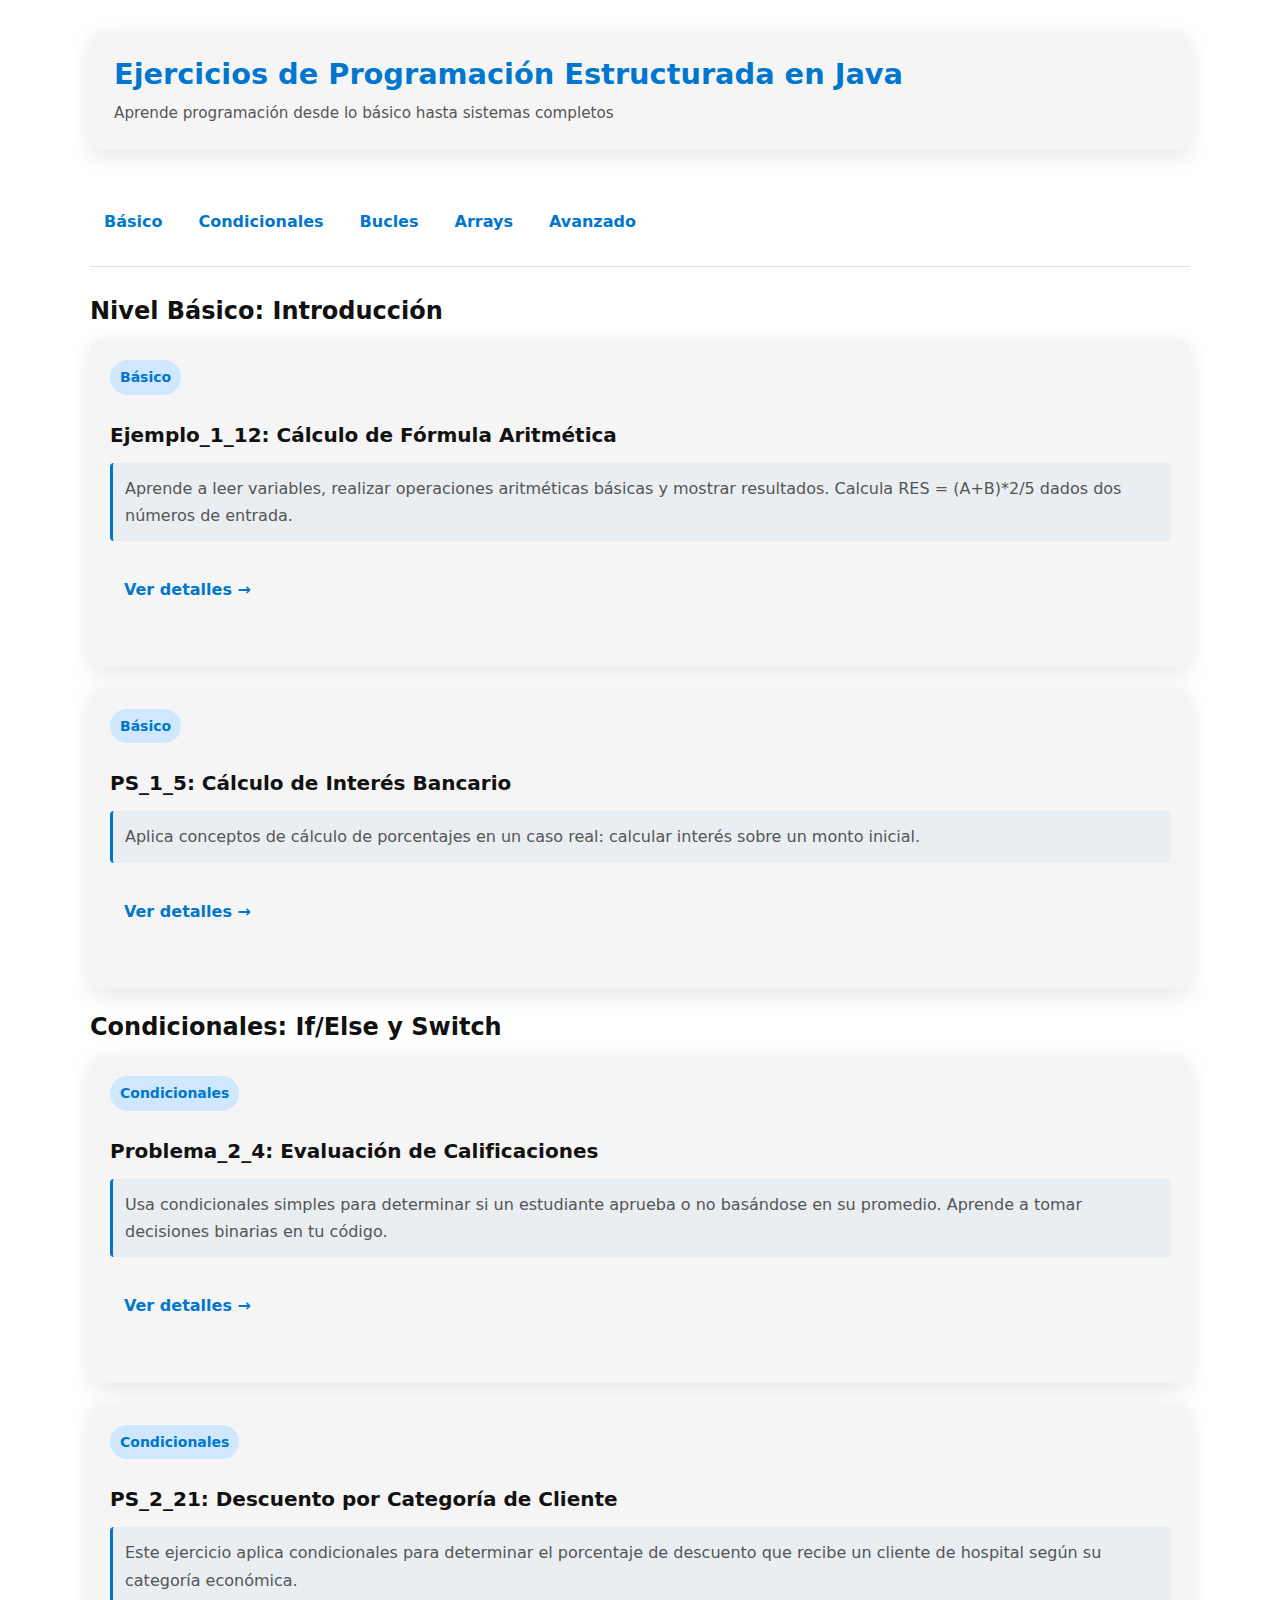
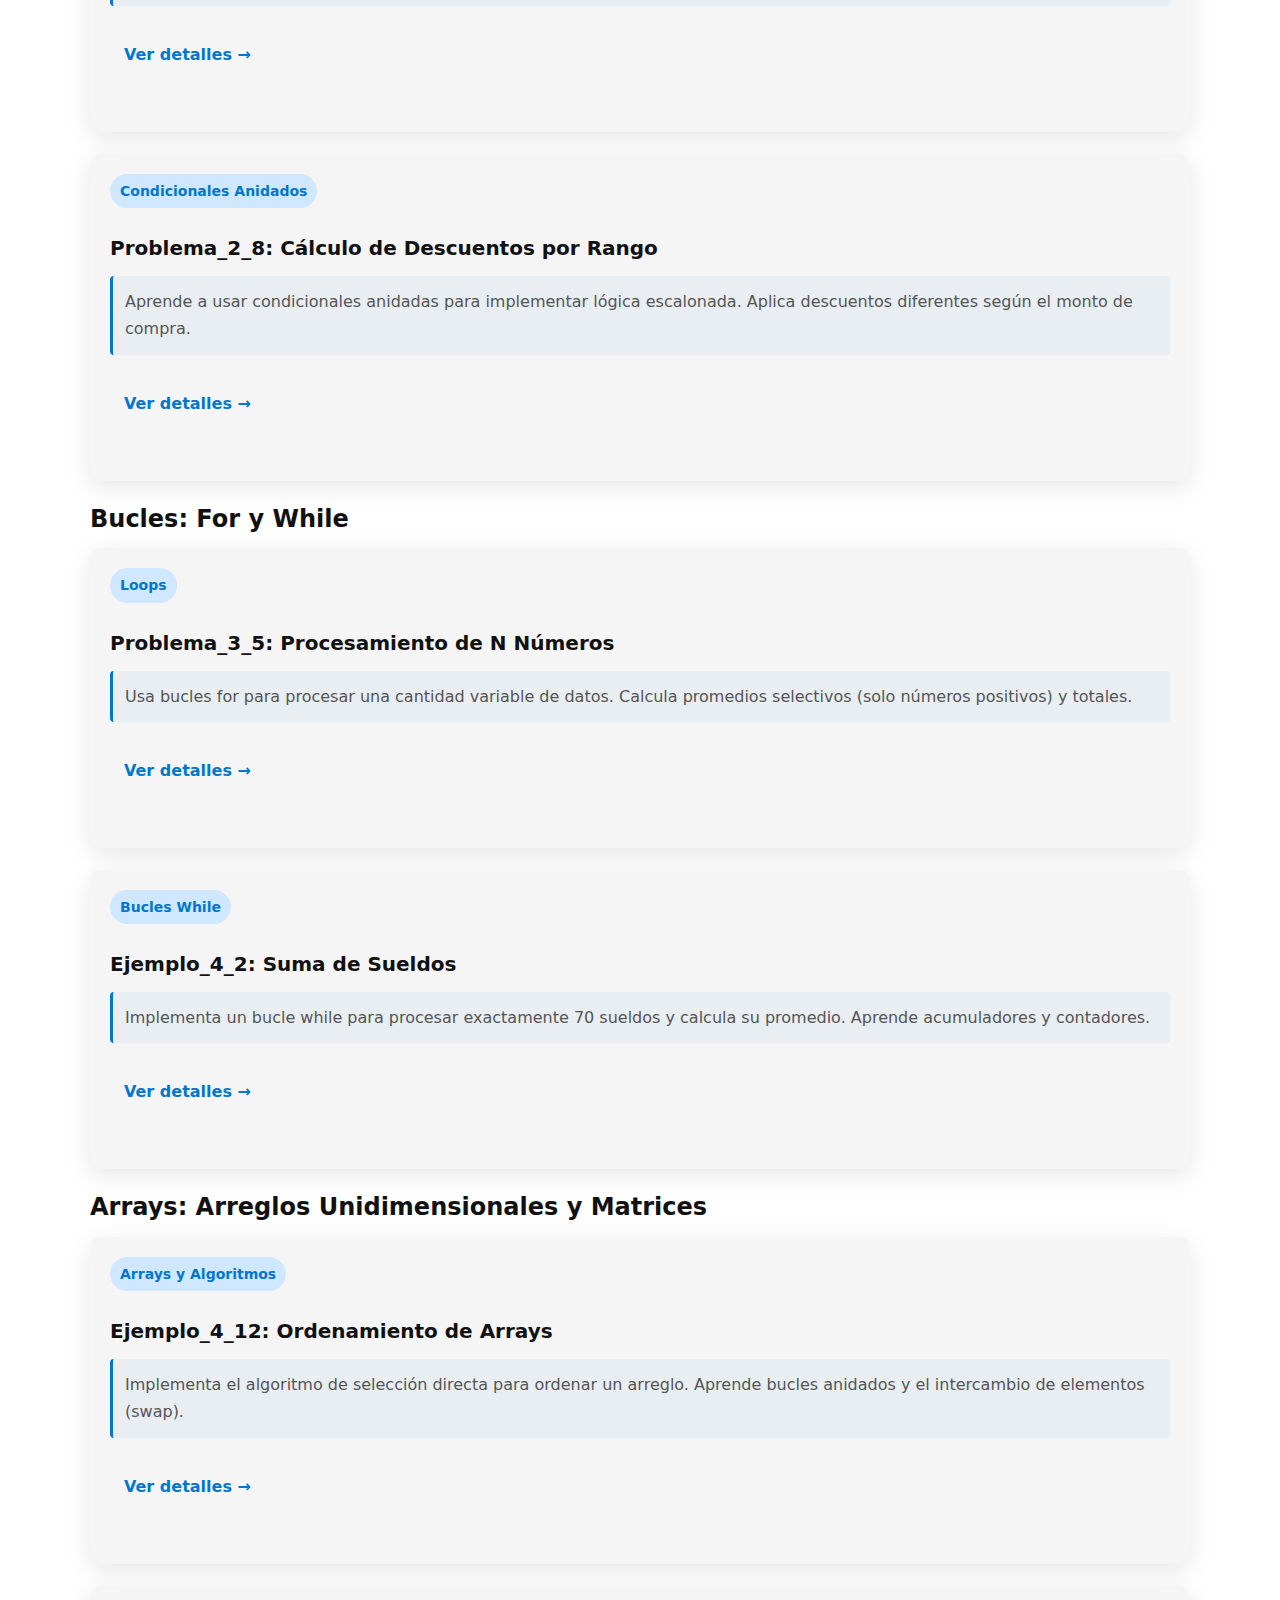
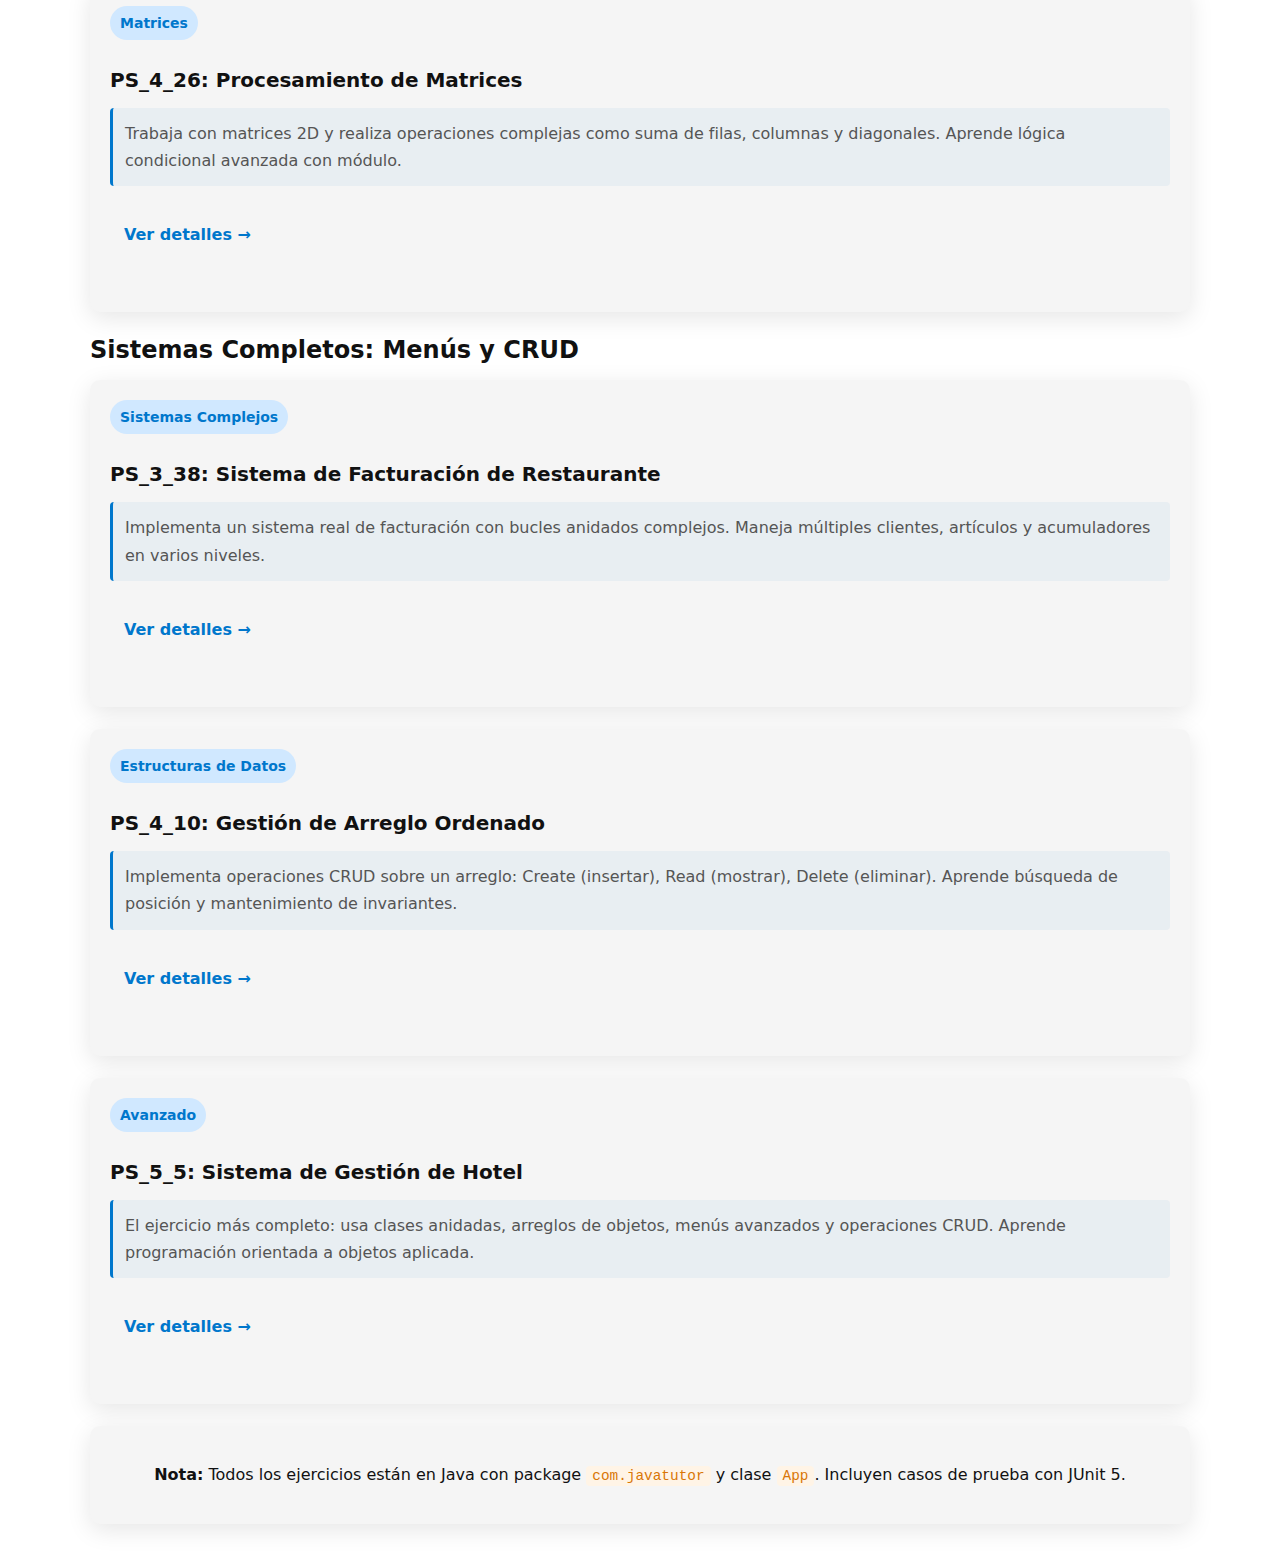
<file: index.html>
<!doctype html>
<html lang="es">
<head>
  <meta charset="utf-8">
  <title>Redireccionando…</title>

  <!-- Redirección rápida a la página de ejercicios -->
  <meta http-equiv="refresh" content="0; url=docs/index.html">

  <script>
    // Por si el meta-refresh falla en algún navegador
    window.location.href = "docs/index.html";
  </script>
</head>
<body>
  <p>Si no eres redirigido automáticamente, haz clic aquí:
    <a href="../PO_estructurada/docs/index.html">Ir a los ejercicios</a>
  </p>
</body>
</html>
</file>
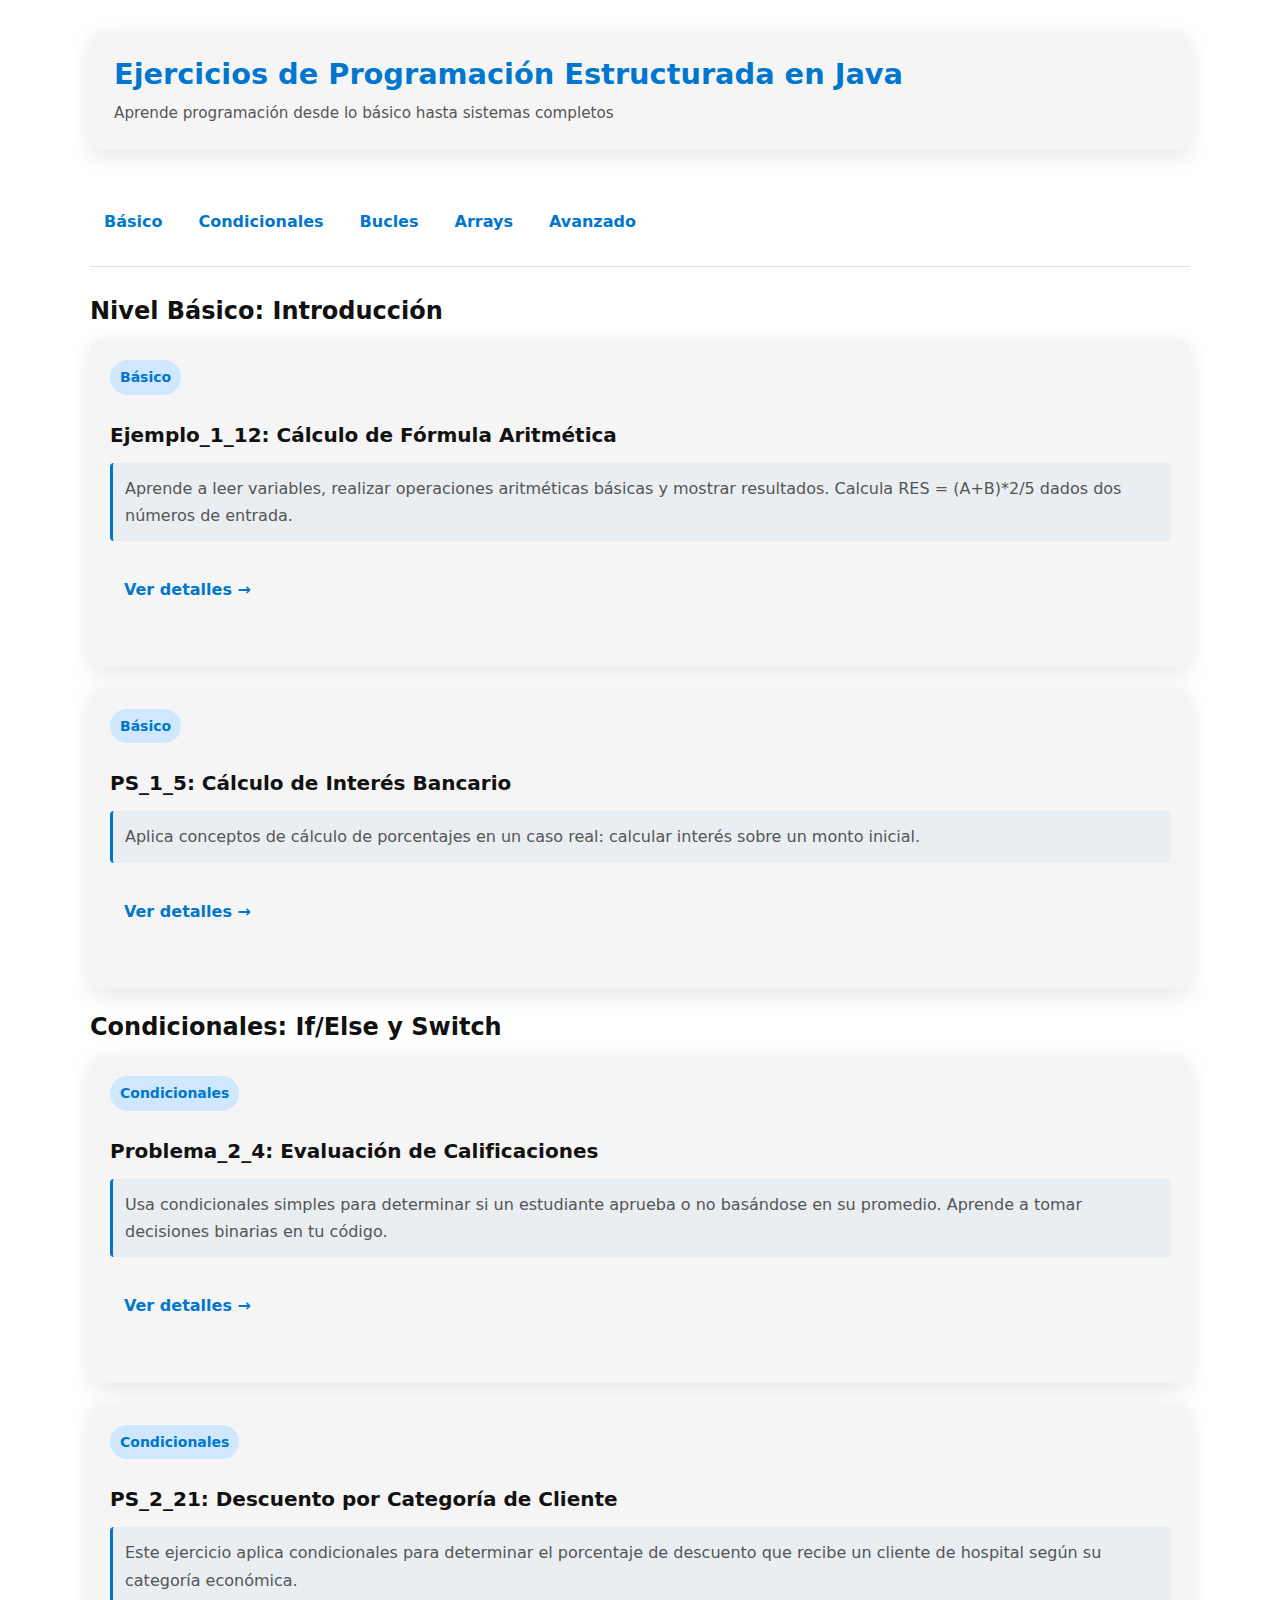
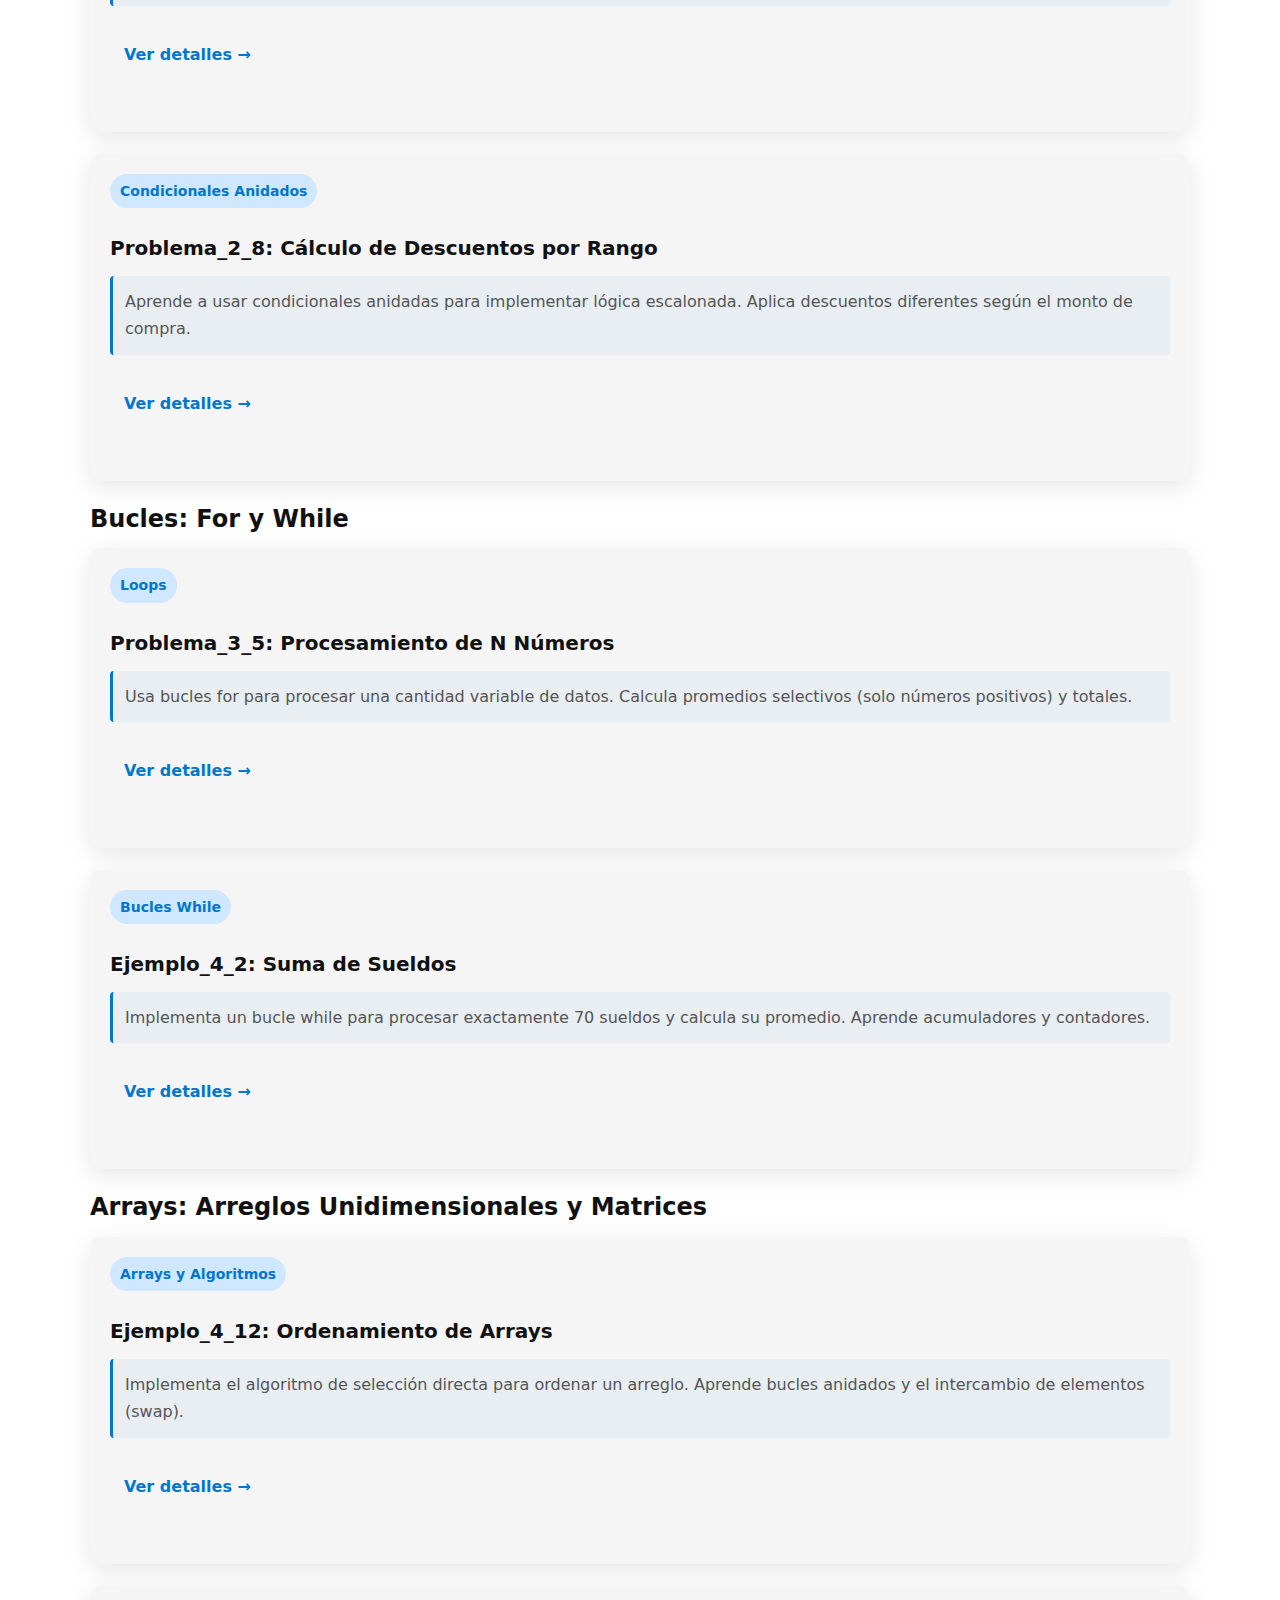
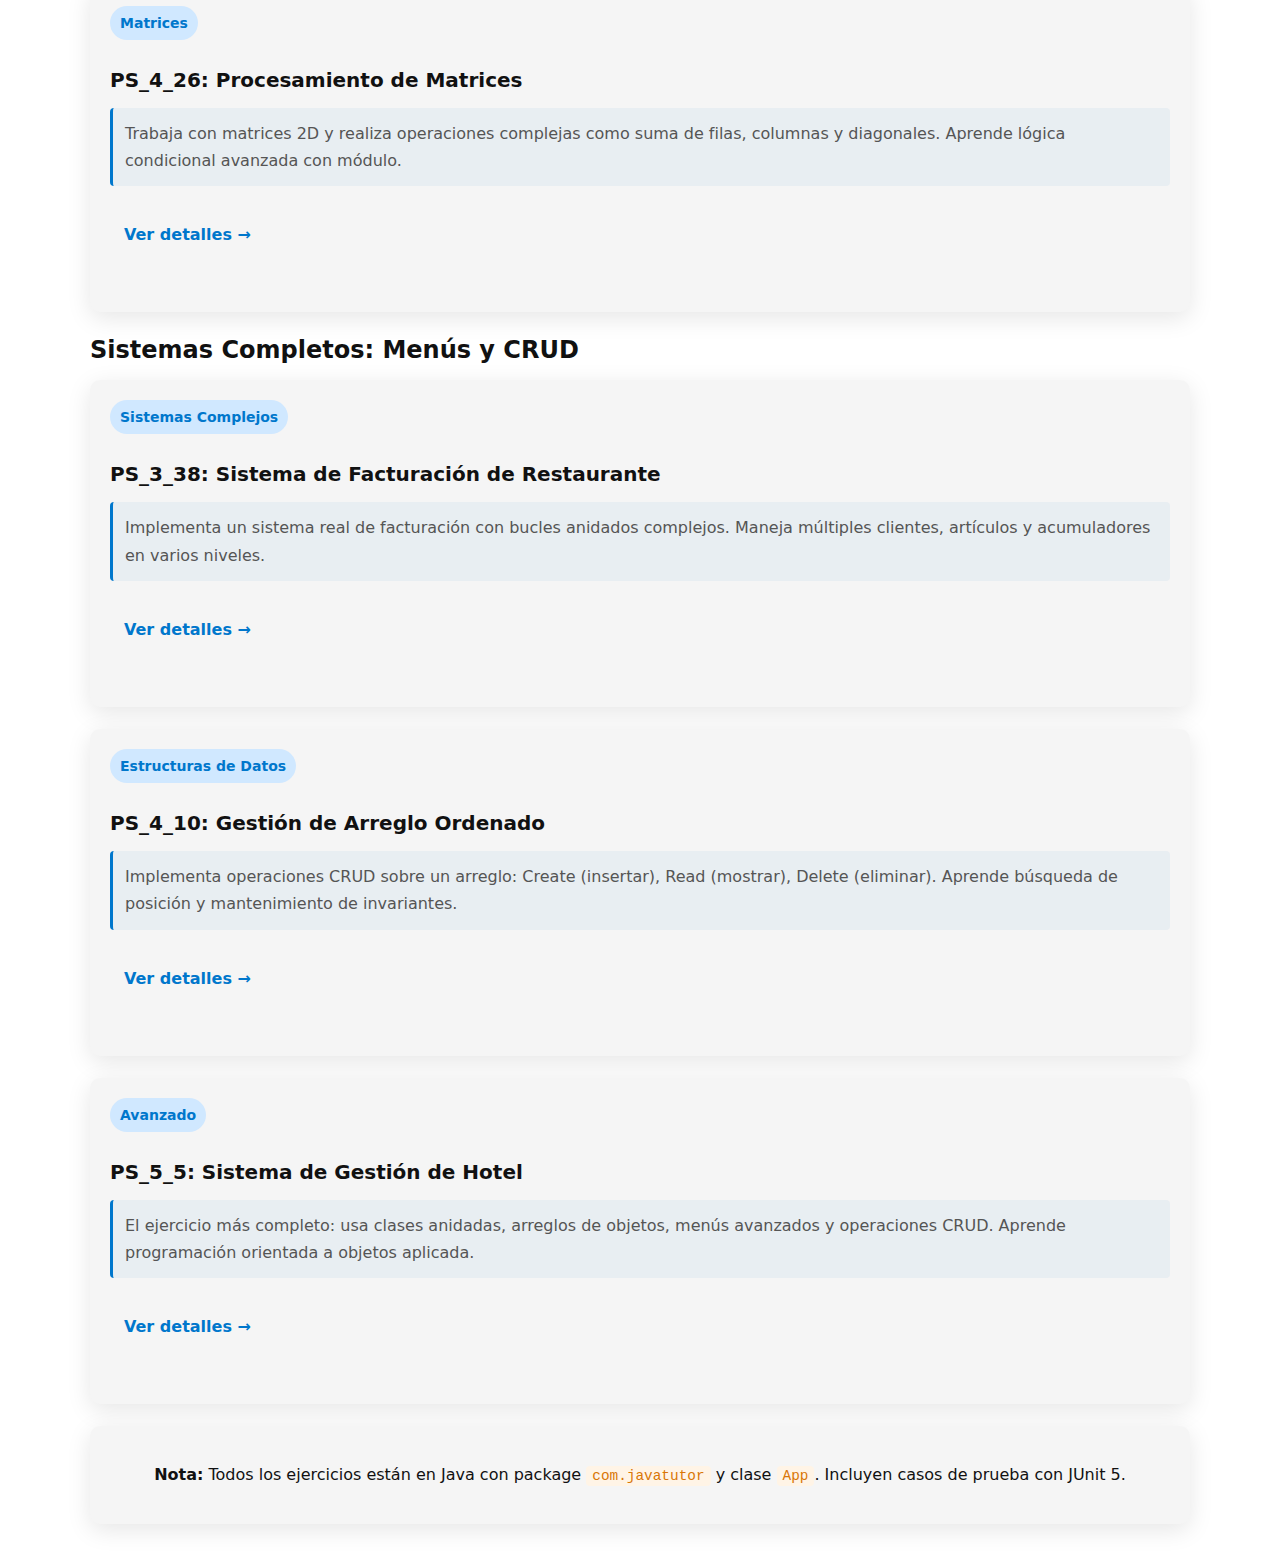
<file: docs/index.html>
<!doctype html>
<html lang="es">
<head>
  <meta charset="utf-8">
  <meta name="viewport" content="width=device-width, initial-scale=1">
  <title>Ejercicios de Programación Estructurada en Java</title>
  <link rel="stylesheet" href="styles.css">
</head>
<body>
  <div class="container">
    <header class="page-header">
      <h1>Ejercicios de Programación Estructurada en Java</h1>
      <p class="subtitle">Aprende programación desde lo básico hasta sistemas completos</p>
    </header>

    <nav class="exercises-nav" aria-label="Navegación de ejercicios">
      <a href="#basic" class="nav-link">Básico</a>
      <a href="#conditional" class="nav-link">Condicionales</a>
      <a href="#loops" class="nav-link">Bucles</a>
      <a href="#arrays" class="nav-link">Arrays</a>
      <a href="#advanced" class="nav-link">Avanzado</a>
    </nav>

    <main class="exercises-main">
      <!-- Básico -->
      <section id="basic">
        <h2>Nivel Básico: Introducción</h2>
        
        <article class="exercise-card">
          <header class="exercise-header">
            <span class="exercise-badge">Básico</span>
            <h3>Ejemplo_1_12: Cálculo de Fórmula Aritmética</h3>
            <p class="exercise-description">
              Aprende a leer variables, realizar operaciones aritméticas básicas y mostrar resultados.
              Calcula RES = (A+B)*2/5 dados dos números de entrada.
            </p>
          </header>
          <p><a href="ejemplo_1_12.html" class="nav-link" style="display: inline-block; margin-top: 10px;">Ver detalles →</a></p>
        </article>

        <article class="exercise-card">
          <header class="exercise-header">
            <span class="exercise-badge">Básico</span>
            <h3>PS_1_5: Cálculo de Interés Bancario</h3>
            <p class="exercise-description">
              Aplica conceptos de cálculo de porcentajes en un caso real: calcular interés sobre un monto inicial.
            </p>
          </header>
          <p><a href="ps_1_5.html" class="nav-link" style="display: inline-block; margin-top: 10px;">Ver detalles →</a></p>
        </article>
      </section>

      <!-- Condicionales -->
      <section id="conditional">
        <h2>Condicionales: If/Else y Switch</h2>
        
        <article class="exercise-card">
          <header class="exercise-header">
            <span class="exercise-badge">Condicionales</span>
            <h3>Problema_2_4: Evaluación de Calificaciones</h3>
            <p class="exercise-description">
              Usa condicionales simples para determinar si un estudiante aprueba o no basándose en su promedio.
              Aprende a tomar decisiones binarias en tu código.
            </p>
          </header>
          <p><a href="problema_2_4.html" class="nav-link" style="display: inline-block; margin-top: 10px;">Ver detalles →</a></p>
        </article>
         <article class="exercise-card">
          <header class="exercise-header">
            <span class="exercise-badge">Condicionales</span>
            <h3>PS_2_21: Descuento por Categoría de Cliente</h3>
            <p class="exercise-description">
              Este ejercicio aplica condicionales para determinar el porcentaje de descuento que recibe un 
              cliente de hospital según su categoría económica.
            </p>
          </header>
          <p><a href="ps_2_21.html" class="nav-link" style="display: inline-block; margin-top: 10px;">Ver detalles →</a></p>
        </article>

        <article class="exercise-card">
          <header class="exercise-header">
            <span class="exercise-badge">Condicionales Anidados</span>
            <h3>Problema_2_8: Cálculo de Descuentos por Rango</h3>
            <p class="exercise-description">
              Aprende a usar condicionales anidadas para implementar lógica escalonada.
              Aplica descuentos diferentes según el monto de compra.
            </p>
          </header>
          <p><a href="problema_2_8.html" class="nav-link" style="display: inline-block; margin-top: 10px;">Ver detalles →</a></p>
        </article>
      </section>

      <!-- Bucles -->
      <section id="loops">
        <h2>Bucles: For y While</h2>
        
        <article class="exercise-card">
          <header class="exercise-header">
            <span class="exercise-badge">Loops</span>
            <h3>Problema_3_5: Procesamiento de N Números</h3>
            <p class="exercise-description">
              Usa bucles for para procesar una cantidad variable de datos.
              Calcula promedios selectivos (solo números positivos) y totales.
            </p>
          </header>
          <p><a href="problema_3_5.html" class="nav-link" style="display: inline-block; margin-top: 10px;">Ver detalles →</a></p>
        </article>

        <article class="exercise-card">
          <header class="exercise-header">
            <span class="exercise-badge">Bucles While</span>
            <h3>Ejemplo_4_2: Suma de Sueldos</h3>
            <p class="exercise-description">
              Implementa un bucle while para procesar exactamente 70 sueldos y calcula su promedio.
              Aprende acumuladores y contadores.
            </p>
          </header>
          <p><a href="ejemplo_4_2.html" class="nav-link" style="display: inline-block; margin-top: 10px;">Ver detalles →</a></p>
        </article>
      </section>

      <!-- Arrays -->
      <section id="arrays">
        <h2>Arrays: Arreglos Unidimensionales y Matrices</h2>
        
        <article class="exercise-card">
          <header class="exercise-header">
            <span class="exercise-badge">Arrays y Algoritmos</span>
            <h3>Ejemplo_4_12: Ordenamiento de Arrays</h3>
            <p class="exercise-description">
              Implementa el algoritmo de selección directa para ordenar un arreglo.
              Aprende bucles anidados y el intercambio de elementos (swap).
            </p>
          </header>
          <p><a href="ejemplo_4_12.html" class="nav-link" style="display: inline-block; margin-top: 10px;">Ver detalles →</a></p>
        </article>

        <article class="exercise-card">
          <header class="exercise-header">
            <span class="exercise-badge">Matrices</span>
            <h3>PS_4_26: Procesamiento de Matrices</h3>
            <p class="exercise-description">
              Trabaja con matrices 2D y realiza operaciones complejas como suma de filas, columnas y diagonales.
              Aprende lógica condicional avanzada con módulo.
            </p>
          </header>
          <p><a href="ps_4_26.html" class="nav-link" style="display: inline-block; margin-top: 10px;">Ver detalles →</a></p>
        </article>
      </section>

      <!-- Avanzado -->
      <section id="advanced">
        <h2>Sistemas Completos: Menús y CRUD</h2>
        
        <article class="exercise-card">
          <header class="exercise-header">
            <span class="exercise-badge">Sistemas Complejos</span>
            <h3>PS_3_38: Sistema de Facturación de Restaurante</h3>
            <p class="exercise-description">
              Implementa un sistema real de facturación con bucles anidados complejos.
              Maneja múltiples clientes, artículos y acumuladores en varios niveles.
            </p>
          </header>
          <p><a href="ps_3_38.html" class="nav-link" style="display: inline-block; margin-top: 10px;">Ver detalles →</a></p>
        </article>

        <article class="exercise-card">
          <header class="exercise-header">
            <span class="exercise-badge">Estructuras de Datos</span>
            <h3>PS_4_10: Gestión de Arreglo Ordenado</h3>
            <p class="exercise-description">
              Implementa operaciones CRUD sobre un arreglo: Create (insertar), Read (mostrar), Delete (eliminar).
              Aprende búsqueda de posición y mantenimiento de invariantes.
            </p>
          </header>
          <p><a href="ps_4_10.html" class="nav-link" style="display: inline-block; margin-top: 10px;">Ver detalles →</a></p>
        </article>

        <article class="exercise-card">
          <header class="exercise-header">
            <span class="exercise-badge">Avanzado</span>
            <h3>PS_5_5: Sistema de Gestión de Hotel</h3>
            <p class="exercise-description">
              El ejercicio más completo: usa clases anidadas, arreglos de objetos, menús avanzados y operaciones CRUD.
              Aprende programación orientada a objetos aplicada.
            </p>
          </header>
          <p><a href="ps_5_5.html" class="nav-link" style="display: inline-block; margin-top: 10px;">Ver detalles →</a></p>
        </article>
      </section>
    </main>

    <footer class="page-footer">
      <p><strong>Nota:</strong> Todos los ejercicios están en Java con package <code>com.javatutor</code> y clase <code>App</code>. 
      Incluyen casos de prueba con JUnit 5.</p>
    </footer>
  </div>
</body>
</html>
</file>
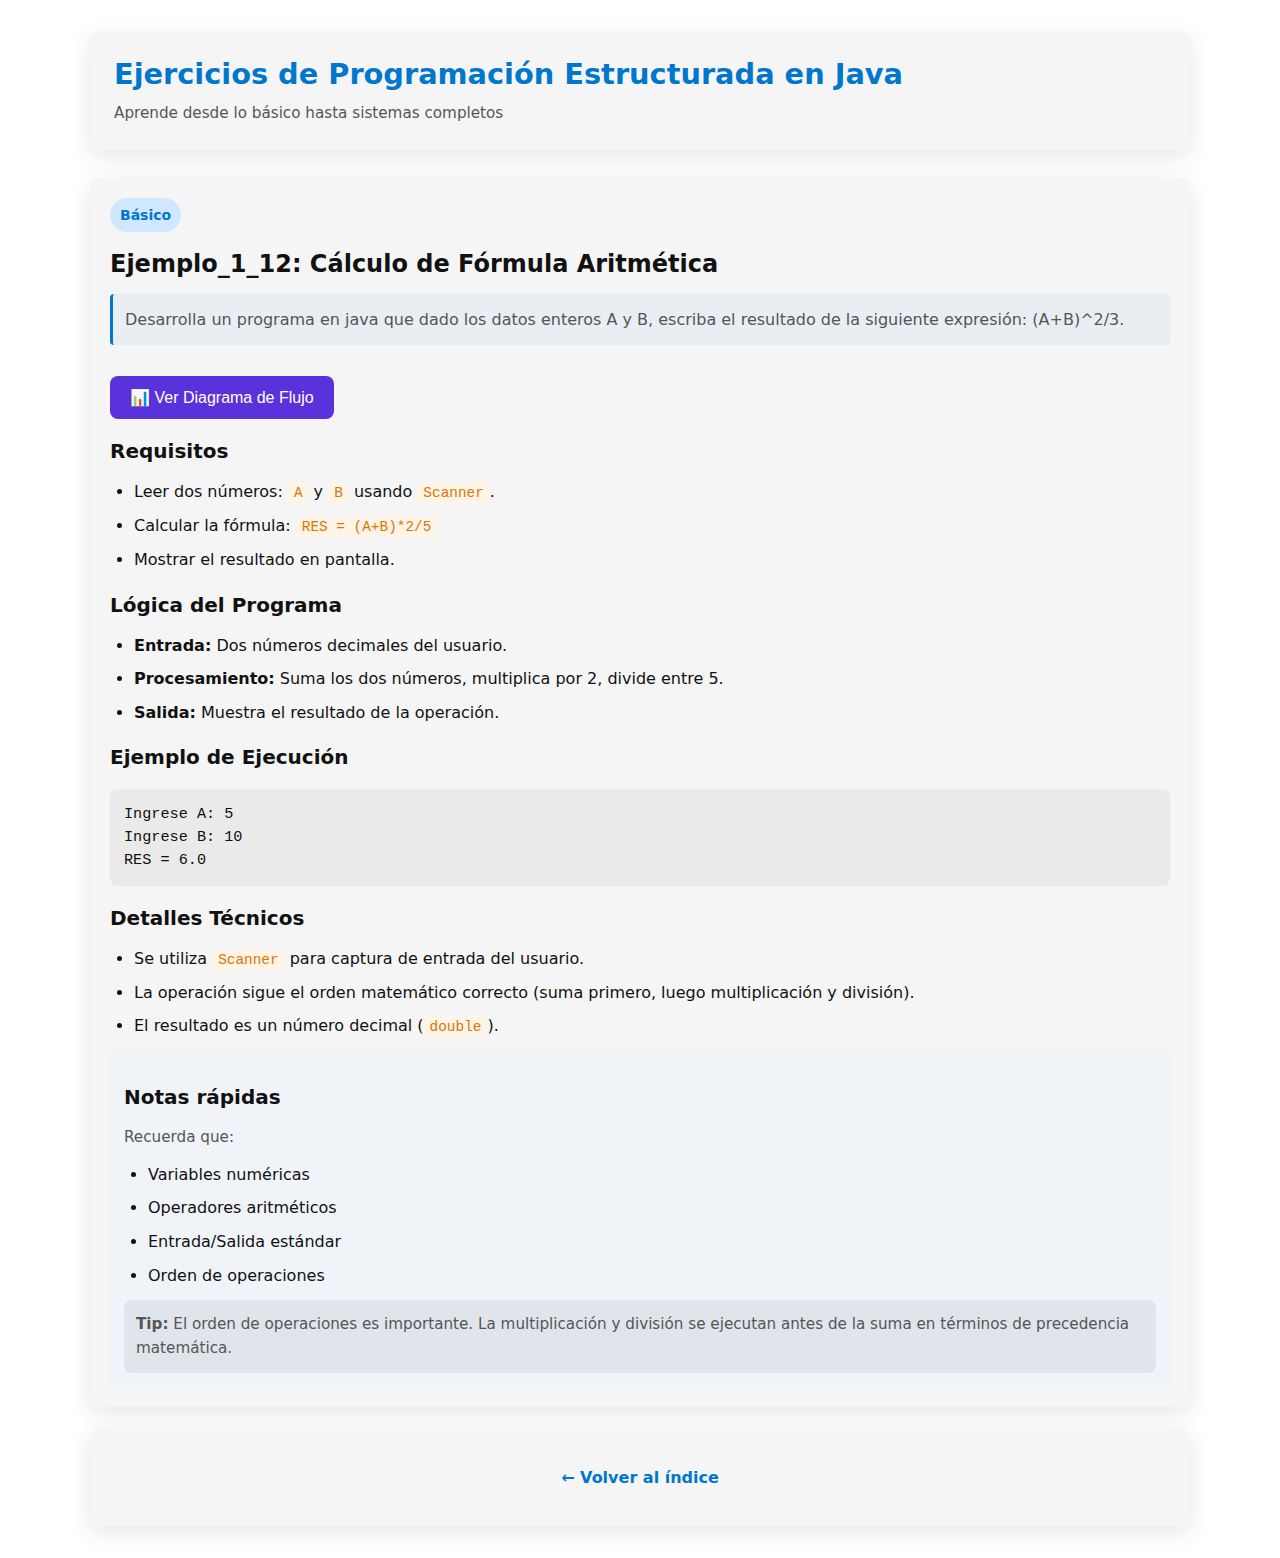
<file: docs/ejemplo_1_12.html>
<!doctype html>
<html lang="es">
<head>
  <meta charset="utf-8">
  <meta name="viewport" content="width=device-width, initial-scale=1">
  <title>Ejercicios de Programación Estructurada - Ejemplo_1_12</title>
  <link rel="stylesheet" href="styles.css">
</head>
<script>
function openModal() {
  document.getElementById("diagramModal").style.display = "flex";
}

function closeModal() {
  document.getElementById("diagramModal").style.display = "none";
}

// Cerrar si hace clic fuera de la imagen
window.onclick = function(event) {
  const modal = document.getElementById("diagramModal");
  if (event.target === modal) {
    modal.style.display = "none";
  }
}
</script>

<body>
  <div class="container">
    <header class="page-header">
      <h1>Ejercicios de Programación Estructurada en Java</h1>
      <p class="subtitle">Aprende desde lo básico hasta sistemas completos</p>
    </header>

    <main class="exercises-main">
      <article class="exercise-card" aria-labelledby="exercise-title">
        <header class="exercise-header">
          <span class="exercise-badge">Básico</span>
          <h2 id="exercise-title">Ejemplo_1_12: Cálculo de Fórmula Aritmética</h2>
          
          <p class="exercise-description">
           Desarrolla un programa en java que dado los datos enteros
           A y B, escriba el resultado de la siguiente expresión:  (A+B)^2/3.
          </p>
        </header>
        <button class="diagram-button" onclick="openModal()">
  📊 Ver Diagrama de Flujo
</button>
<!-- 🟣 Modal del Diagrama -->
<div id="diagramModal" class="modal">
  <span class="close" onclick="closeModal()">&times;</span>

  <div class="modal-content">
      <img id="diagramImage" src="../Diagramas/Diagrama_1_12.png" alt="Diagrama de Flujo">
  </div>
</div>





        <div class="exercise-content">
          <section class="exercise-main">
            <h3>Requisitos</h3>
            <ul>
              <li>Leer dos números: <code>A</code> y <code>B</code> usando <code>Scanner</code>.</li>
              <li>Calcular la fórmula: <code>RES = (A+B)*2/5</code></li>
              <li>Mostrar el resultado en pantalla.</li>
            </ul>
            
            <h3>Lógica del Programa</h3>
            <ul>
              <li><strong>Entrada:</strong> Dos números decimales del usuario.</li>
              <li><strong>Procesamiento:</strong> Suma los dos números, multiplica por 2, divide entre 5.</li>
              <li><strong>Salida:</strong> Muestra el resultado de la operación.</li>
            </ul>

            <h3>Ejemplo de Ejecución</h3>
            <pre><code class="code-block">Ingrese A: 5
Ingrese B: 10
RES = 6.0</code></pre>

            <h3>Detalles Técnicos</h3>
            <ul>
              <li>Se utiliza <code>Scanner</code> para captura de entrada del usuario.</li>
              <li>La operación sigue el orden matemático correcto (suma primero, luego multiplicación y división).</li>
              <li>El resultado es un número decimal (<code>double</code>).</li>
            </ul>
          </section>
          
          <aside class="exercise-sidebar">
            <h3>Notas rápidas</h3>
            <p class="note-text">Recuerda que:</p>
            <ul>
              <li>Variables numéricas</li>
              <li>Operadores aritméticos</li>
              <li>Entrada/Salida estándar</li>
              <li>Orden de operaciones</li>
            </ul>
            
            <div class="tip-box">
              <strong>Tip:</strong> El orden de operaciones es importante. 
              La multiplicación y división se ejecutan antes de la suma en términos de precedencia matemática.
            </div>
          </aside>
        </div>
      </article>
    </main>

    <footer class="page-footer">
      <p><a href="index.html">← Volver al índice</a></p>
    </footer>
  </div>
</body>
</html>
</file>
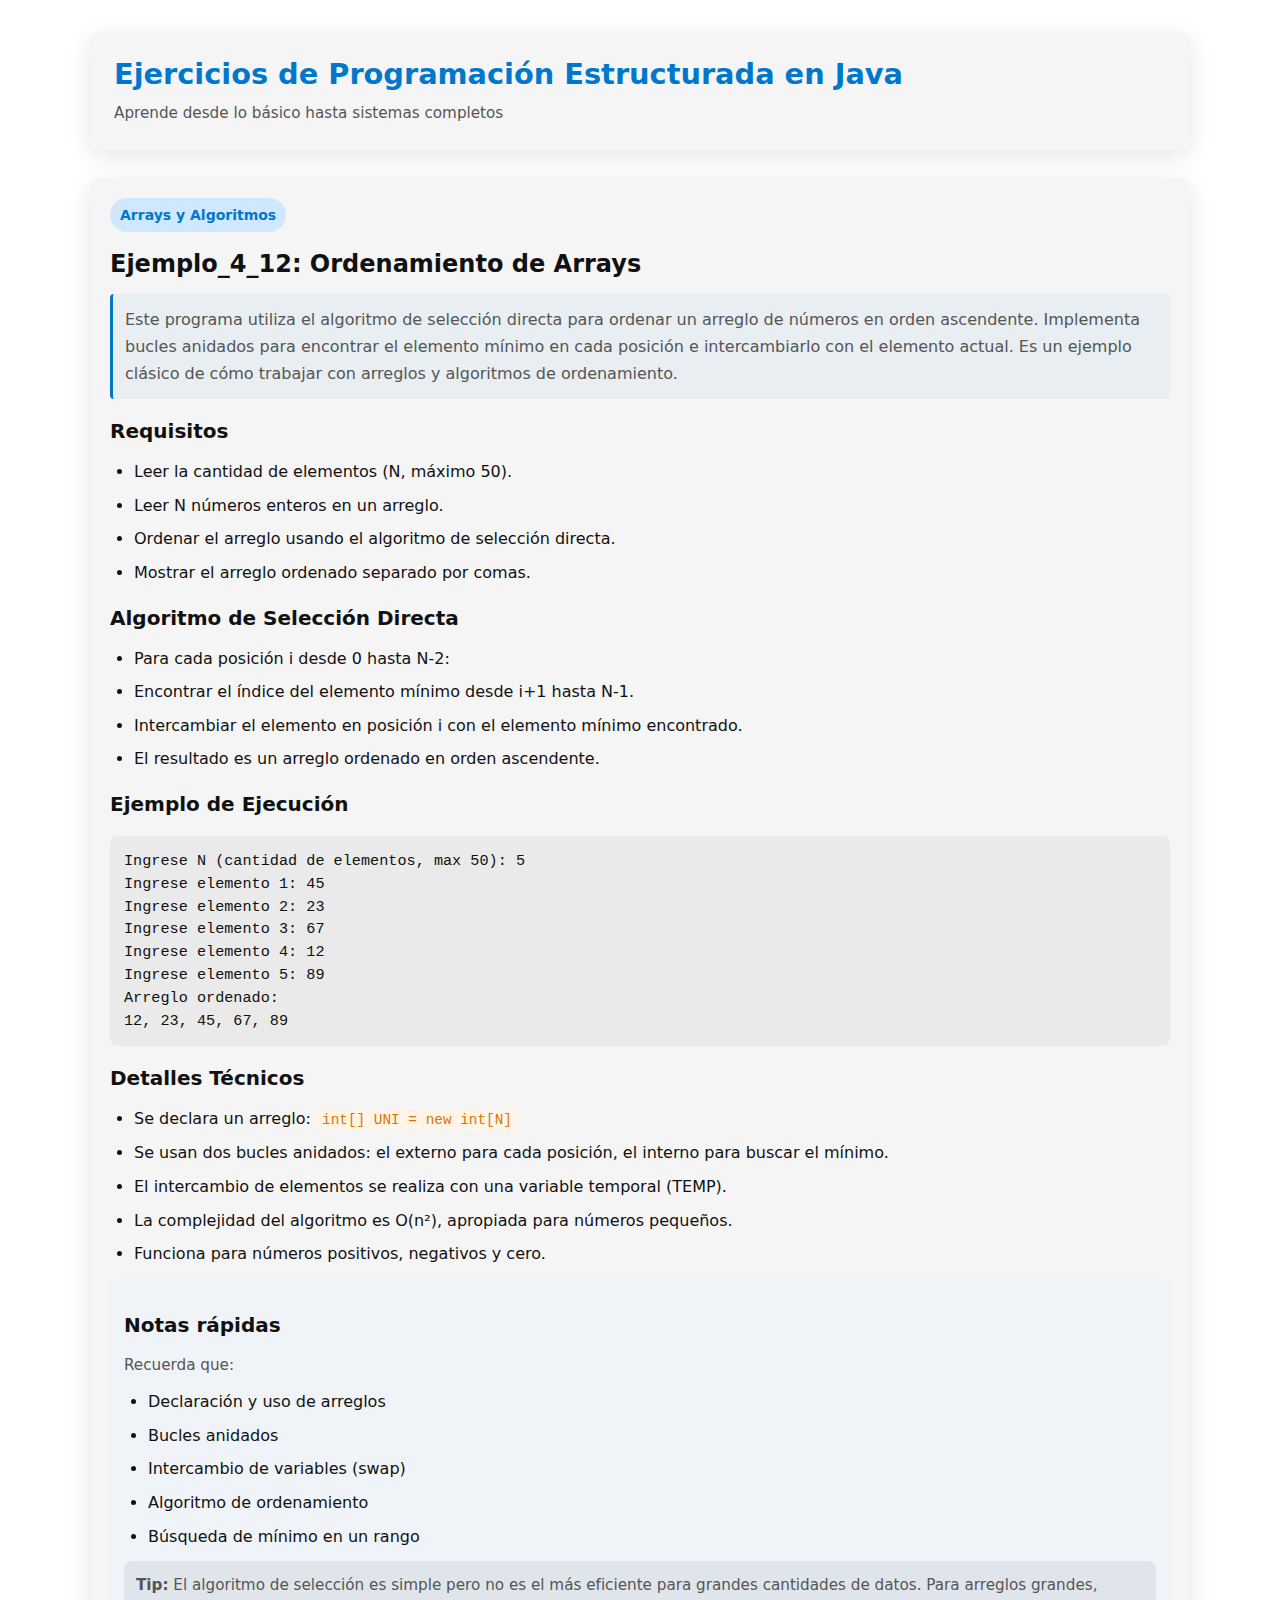
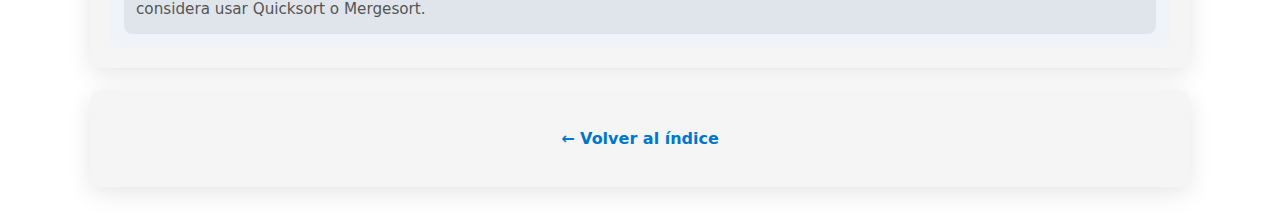
<file: docs/ejemplo_4_12.html>
<!doctype html>
<html lang="es">
<head>
  <meta charset="utf-8">
  <meta name="viewport" content="width=device-width, initial-scale=1">
  <title>Ejercicios de Programación Estructurada - Ejemplo_4_12</title>
  <link rel="stylesheet" href="styles.css">
</head>
<body>
  <div class="container">
    <header class="page-header">
      <h1>Ejercicios de Programación Estructurada en Java</h1>
      <p class="subtitle">Aprende desde lo básico hasta sistemas completos</p>
    </header>

    <main class="exercises-main">
      <article class="exercise-card" aria-labelledby="exercise-title">
        <header class="exercise-header">
          <span class="exercise-badge">Arrays y Algoritmos</span>
          <h2 id="exercise-title">Ejemplo_4_12: Ordenamiento de Arrays</h2>
          
          <p class="exercise-description">
            Este programa utiliza el algoritmo de selección directa para ordenar un arreglo de números 
            en orden ascendente. Implementa bucles anidados para encontrar el elemento mínimo en cada 
            posición e intercambiarlo con el elemento actual. Es un ejemplo clásico de cómo trabajar 
            con arreglos y algoritmos de ordenamiento.
          </p>
        </header>
        
        <div class="exercise-content">
          <section class="exercise-main">
            <h3>Requisitos</h3>
            <ul>
              <li>Leer la cantidad de elementos (N, máximo 50).</li>
              <li>Leer N números enteros en un arreglo.</li>
              <li>Ordenar el arreglo usando el algoritmo de selección directa.</li>
              <li>Mostrar el arreglo ordenado separado por comas.</li>
            </ul>
            
            <h3>Algoritmo de Selección Directa</h3>
            <ul>
              <li>Para cada posición i desde 0 hasta N-2:</li>
              <li>Encontrar el índice del elemento mínimo desde i+1 hasta N-1.</li>
              <li>Intercambiar el elemento en posición i con el elemento mínimo encontrado.</li>
              <li>El resultado es un arreglo ordenado en orden ascendente.</li>
            </ul>

            <h3>Ejemplo de Ejecución</h3>
            <pre><code class="code-block">Ingrese N (cantidad de elementos, max 50): 5
Ingrese elemento 1: 45
Ingrese elemento 2: 23
Ingrese elemento 3: 67
Ingrese elemento 4: 12
Ingrese elemento 5: 89
Arreglo ordenado:
12, 23, 45, 67, 89</code></pre>

            <h3>Detalles Técnicos</h3>
            <ul>
              <li>Se declara un arreglo: <code>int[] UNI = new int[N]</code></li>
              <li>Se usan dos bucles anidados: el externo para cada posición, el interno para buscar el mínimo.</li>
              <li>El intercambio de elementos se realiza con una variable temporal (TEMP).</li>
              <li>La complejidad del algoritmo es O(n²), apropiada para números pequeños.</li>
              <li>Funciona para números positivos, negativos y cero.</li>
            </ul>
          </section>
          
          <aside class="exercise-sidebar">
            <h3>Notas rápidas</h3>
            <p class="note-text">Recuerda que:</p>
            <ul>
              <li>Declaración y uso de arreglos</li>
              <li>Bucles anidados</li>
              <li>Intercambio de variables (swap)</li>
              <li>Algoritmo de ordenamiento</li>
              <li>Búsqueda de mínimo en un rango</li>
            </ul>
            
            <div class="tip-box">
              <strong>Tip:</strong> El algoritmo de selección es simple pero no es el más eficiente 
              para grandes cantidades de datos. Para arreglos grandes, considera usar Quicksort o Mergesort.
            </div>
          </aside>
        </div>
      </article>
    </main>

    <footer class="page-footer">
      <p><a href="index.html">← Volver al índice</a></p>
    </footer>
  </div>
</body>
</html>
</file>
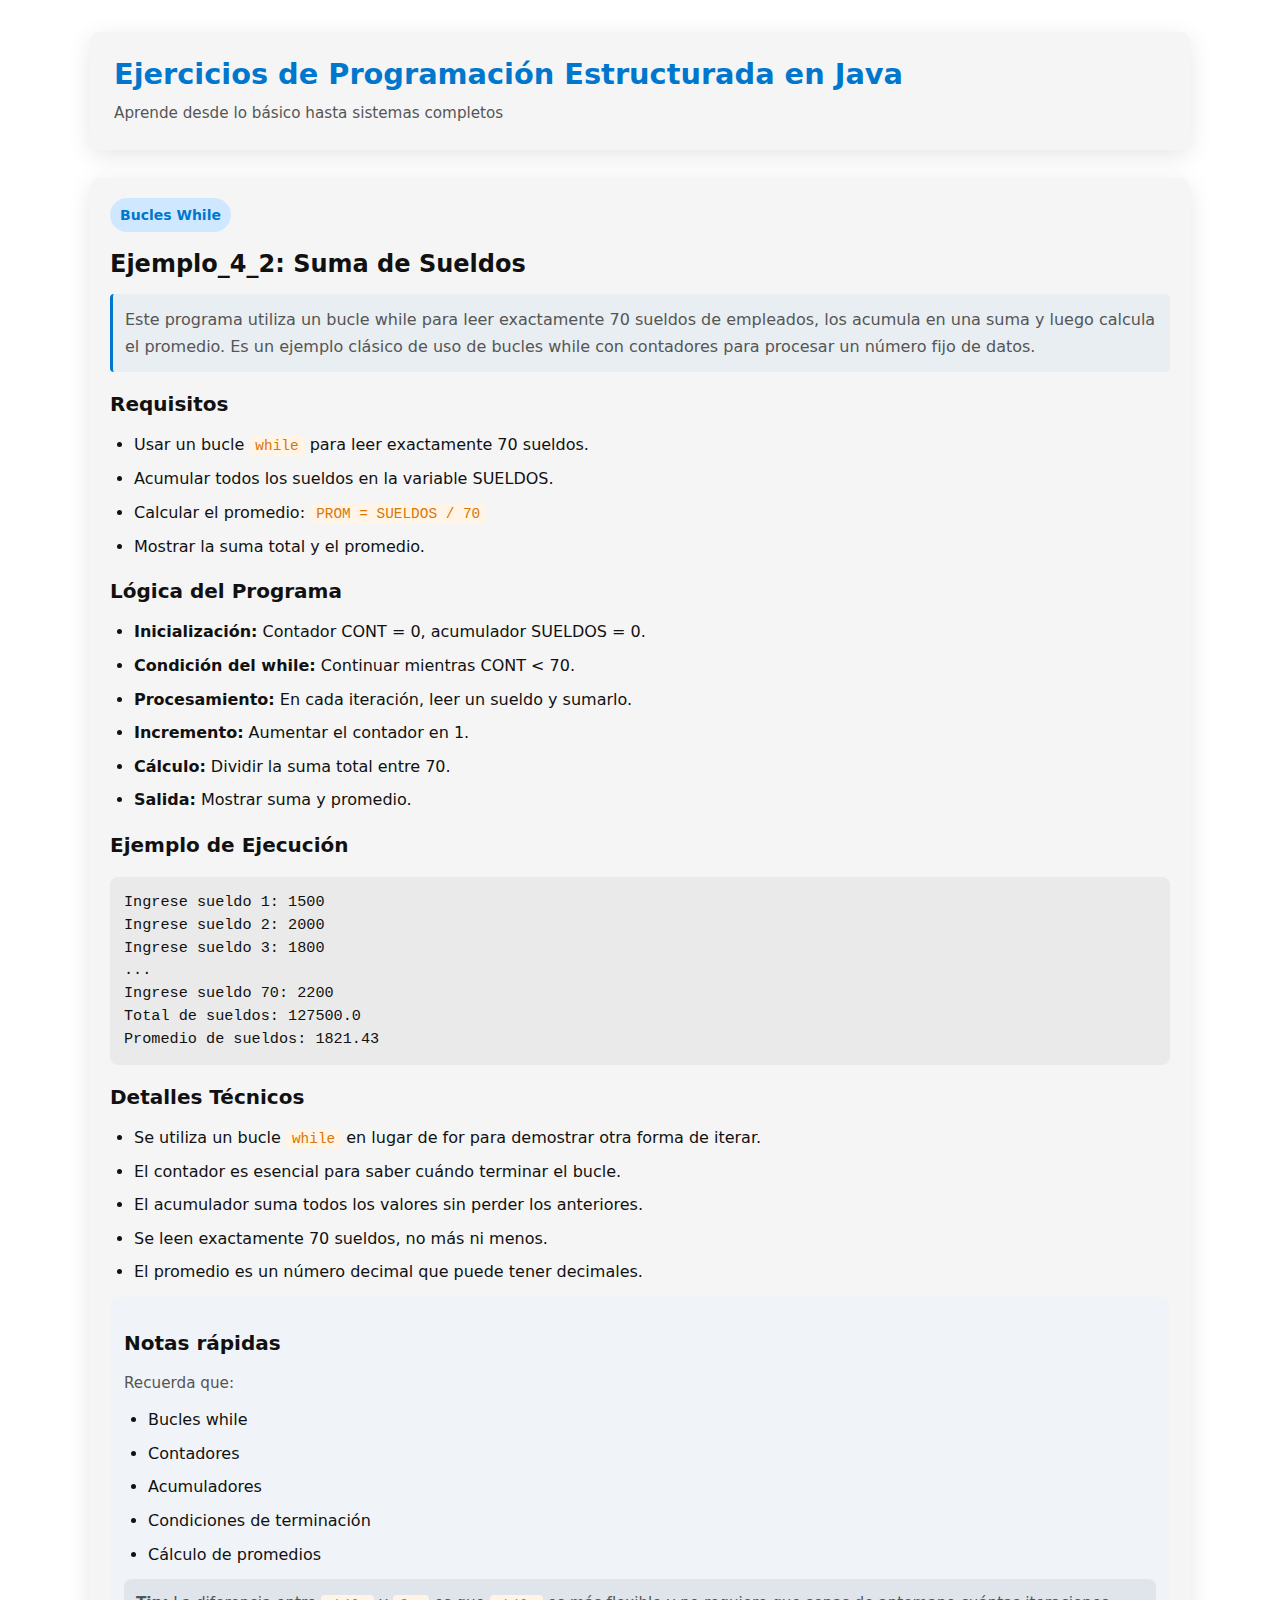
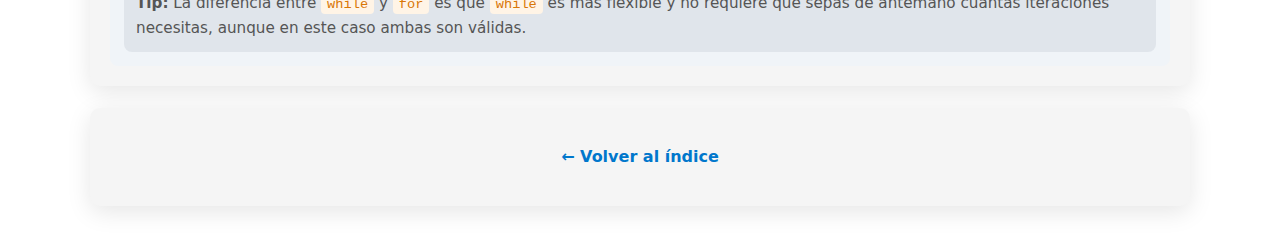
<file: docs/ejemplo_4_2.html>
<!doctype html>
<html lang="es">
<head>
  <meta charset="utf-8">
  <meta name="viewport" content="width=device-width, initial-scale=1">
  <title>Ejercicios de Programación Estructurada - Ejemplo_4_2</title>
  <link rel="stylesheet" href="styles.css">
</head>
<body>
  <div class="container">
    <header class="page-header">
      <h1>Ejercicios de Programación Estructurada en Java</h1>
      <p class="subtitle">Aprende desde lo básico hasta sistemas completos</p>
    </header>

    <main class="exercises-main">
      <article class="exercise-card" aria-labelledby="exercise-title">
        <header class="exercise-header">
          <span class="exercise-badge">Bucles While</span>
          <h2 id="exercise-title">Ejemplo_4_2: Suma de Sueldos</h2>
          
          <p class="exercise-description">
            Este programa utiliza un bucle while para leer exactamente 70 sueldos de empleados, 
            los acumula en una suma y luego calcula el promedio. Es un ejemplo clásico de uso 
            de bucles while con contadores para procesar un número fijo de datos.
          </p>
        </header>
        
        <div class="exercise-content">
          <section class="exercise-main">
            <h3>Requisitos</h3>
            <ul>
              <li>Usar un bucle <code>while</code> para leer exactamente 70 sueldos.</li>
              <li>Acumular todos los sueldos en la variable SUELDOS.</li>
              <li>Calcular el promedio: <code>PROM = SUELDOS / 70</code></li>
              <li>Mostrar la suma total y el promedio.</li>
            </ul>
            
            <h3>Lógica del Programa</h3>
            <ul>
              <li><strong>Inicialización:</strong> Contador CONT = 0, acumulador SUELDOS = 0.</li>
              <li><strong>Condición del while:</strong> Continuar mientras CONT < 70.</li>
              <li><strong>Procesamiento:</strong> En cada iteración, leer un sueldo y sumarlo.</li>
              <li><strong>Incremento:</strong> Aumentar el contador en 1.</li>
              <li><strong>Cálculo:</strong> Dividir la suma total entre 70.</li>
              <li><strong>Salida:</strong> Mostrar suma y promedio.</li>
            </ul>

            <h3>Ejemplo de Ejecución</h3>
            <pre><code class="code-block">Ingrese sueldo 1: 1500
Ingrese sueldo 2: 2000
Ingrese sueldo 3: 1800
...
Ingrese sueldo 70: 2200
Total de sueldos: 127500.0
Promedio de sueldos: 1821.43</code></pre>

            <h3>Detalles Técnicos</h3>
            <ul>
              <li>Se utiliza un bucle <code>while</code> en lugar de for para demostrar otra forma de iterar.</li>
              <li>El contador es esencial para saber cuándo terminar el bucle.</li>
              <li>El acumulador suma todos los valores sin perder los anteriores.</li>
              <li>Se leen exactamente 70 sueldos, no más ni menos.</li>
              <li>El promedio es un número decimal que puede tener decimales.</li>
            </ul>
          </section>
          
          <aside class="exercise-sidebar">
            <h3>Notas rápidas</h3>
            <p class="note-text">Recuerda que:</p>
            <ul>
              <li>Bucles while</li>
              <li>Contadores</li>
              <li>Acumuladores</li>
              <li>Condiciones de terminación</li>
              <li>Cálculo de promedios</li>
            </ul>
            
            <div class="tip-box">
              <strong>Tip:</strong> La diferencia entre <code>while</code> y <code>for</code> es que 
              <code>while</code> es más flexible y no requiere que sepas de antemano cuántas iteraciones necesitas, 
              aunque en este caso ambas son válidas.
            </div>
          </aside>
        </div>
      </article>
    </main>

    <footer class="page-footer">
      <p><a href="index.html">← Volver al índice</a></p>
    </footer>
  </div>
</body>
</html>
</file>
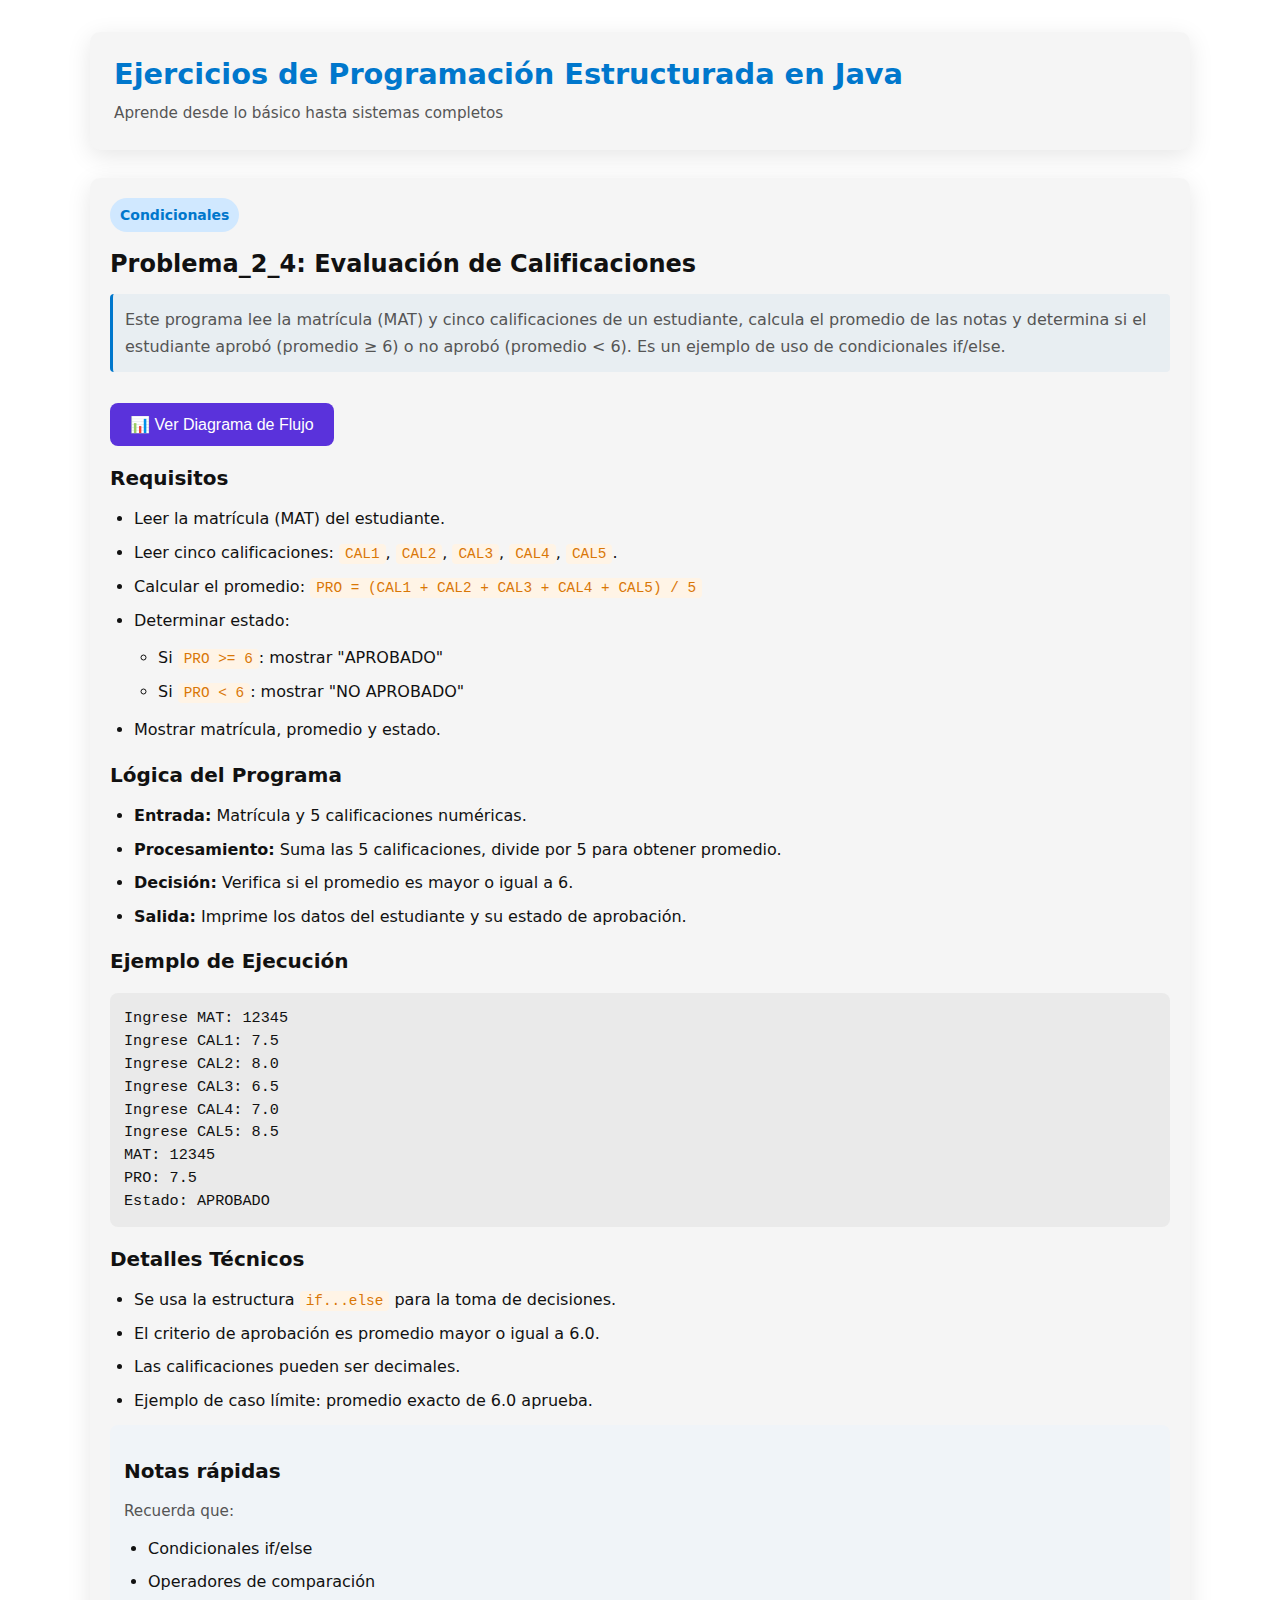
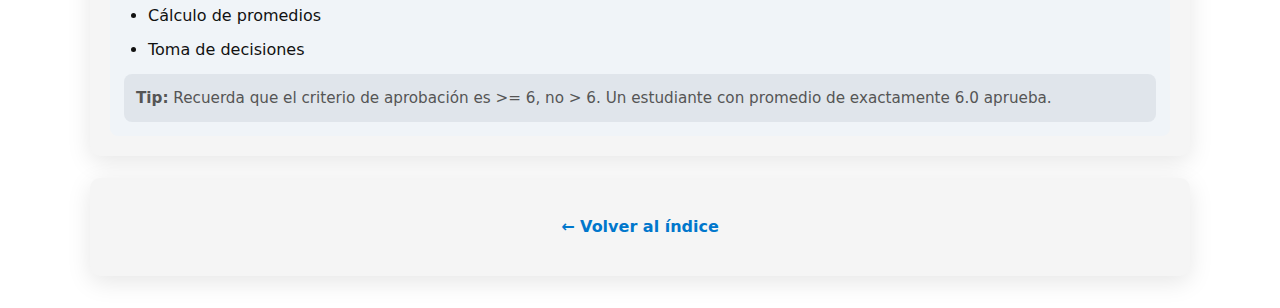
<file: docs/problema_2_4.html>
<!doctype html>
<html lang="es">
<head>
  <meta charset="utf-8">
  <meta name="viewport" content="width=device-width, initial-scale=1">
  <title>Ejercicios de Programación Estructurada - Problema_2_4</title>
  <link rel="stylesheet" href="styles.css">
</head>
<script>
function openModal() {
  document.getElementById("diagramModal").style.display = "flex";
}

function closeModal() {
  document.getElementById("diagramModal").style.display = "none";
}

// Cerrar si hace clic fuera de la imagen
window.onclick = function(event) {
  const modal = document.getElementById("diagramModal");
  if (event.target === modal) {
    modal.style.display = "none";
  }
}
</script>
<body>
  <div class="container">
    <header class="page-header">
      <h1>Ejercicios de Programación Estructurada en Java</h1>
      <p class="subtitle">Aprende desde lo básico hasta sistemas completos</p>
    </header>

    <main class="exercises-main">
      <article class="exercise-card" aria-labelledby="exercise-title">
        <header class="exercise-header">
          <span class="exercise-badge">Condicionales</span>
          <h2 id="exercise-title">Problema_2_4: Evaluación de Calificaciones</h2>
          
          <p class="exercise-description">
            Este programa lee la matrícula (MAT) y cinco calificaciones de un estudiante, calcula el 
            promedio de las notas y determina si el estudiante aprobó (promedio ≥ 6) o no aprobó 
            (promedio < 6). Es un ejemplo de uso de condicionales if/else.
          </p>
        </header>
        </header>
           <button class="diagram-button" onclick="openModal()">
  📊 Ver Diagrama de Flujo
</button>
<!-- 🟣 Modal del Diagrama -->
<div id="diagramModal" class="modal">
  <span class="close" onclick="closeModal()">&times;</span>

  <div class="modal-content">
      <img id="diagramImage" src="../Diagramas/Diagrama_2_24.png" alt="Diagrama de Flujo">
  </div>
</div>
        <div class="exercise-content">
          <section class="exercise-main">
            <h3>Requisitos</h3>
            <ul>
              <li>Leer la matrícula (MAT) del estudiante.</li>
              <li>Leer cinco calificaciones: <code>CAL1</code>, <code>CAL2</code>, <code>CAL3</code>, <code>CAL4</code>, <code>CAL5</code>.</li>
              <li>Calcular el promedio: <code>PRO = (CAL1 + CAL2 + CAL3 + CAL4 + CAL5) / 5</code></li>
              <li>Determinar estado:
                <ul>
                  <li>Si <code>PRO >= 6</code>: mostrar "APROBADO"</li>
                  <li>Si <code>PRO < 6</code>: mostrar "NO APROBADO"</li>
                </ul>
              </li>
              <li>Mostrar matrícula, promedio y estado.</li>
            </ul>
            
            <h3>Lógica del Programa</h3>
            <ul>
              <li><strong>Entrada:</strong> Matrícula y 5 calificaciones numéricas.</li>
              <li><strong>Procesamiento:</strong> Suma las 5 calificaciones, divide por 5 para obtener promedio.</li>
              <li><strong>Decisión:</strong> Verifica si el promedio es mayor o igual a 6.</li>
              <li><strong>Salida:</strong> Imprime los datos del estudiante y su estado de aprobación.</li>
            </ul>

            <h3>Ejemplo de Ejecución</h3>
            <pre><code class="code-block">Ingrese MAT: 12345
Ingrese CAL1: 7.5
Ingrese CAL2: 8.0
Ingrese CAL3: 6.5
Ingrese CAL4: 7.0
Ingrese CAL5: 8.5
MAT: 12345
PRO: 7.5
Estado: APROBADO</code></pre>

            <h3>Detalles Técnicos</h3>
            <ul>
              <li>Se usa la estructura <code>if...else</code> para la toma de decisiones.</li>
              <li>El criterio de aprobación es promedio mayor o igual a 6.0.</li>
              <li>Las calificaciones pueden ser decimales.</li>
              <li>Ejemplo de caso límite: promedio exacto de 6.0 aprueba.</li>
            </ul>
          </section>
          
          <aside class="exercise-sidebar">
            <h3>Notas rápidas</h3>
            <p class="note-text">Recuerda que:</p>
            <ul>
              <li>Condicionales if/else</li>
              <li>Operadores de comparación</li>
              <li>Cálculo de promedios</li>
              <li>Toma de decisiones</li>
            </ul>
            
            <div class="tip-box">
              <strong>Tip:</strong> Recuerda que el criterio de aprobación es >= 6, 
              no > 6. Un estudiante con promedio de exactamente 6.0 aprueba.
            </div>
          </aside>
        </div>
      </article>
    </main>

    <footer class="page-footer">
      <p><a href="index.html">← Volver al índice</a></p>
    </footer>
  </div>
</body>
</html>
</file>
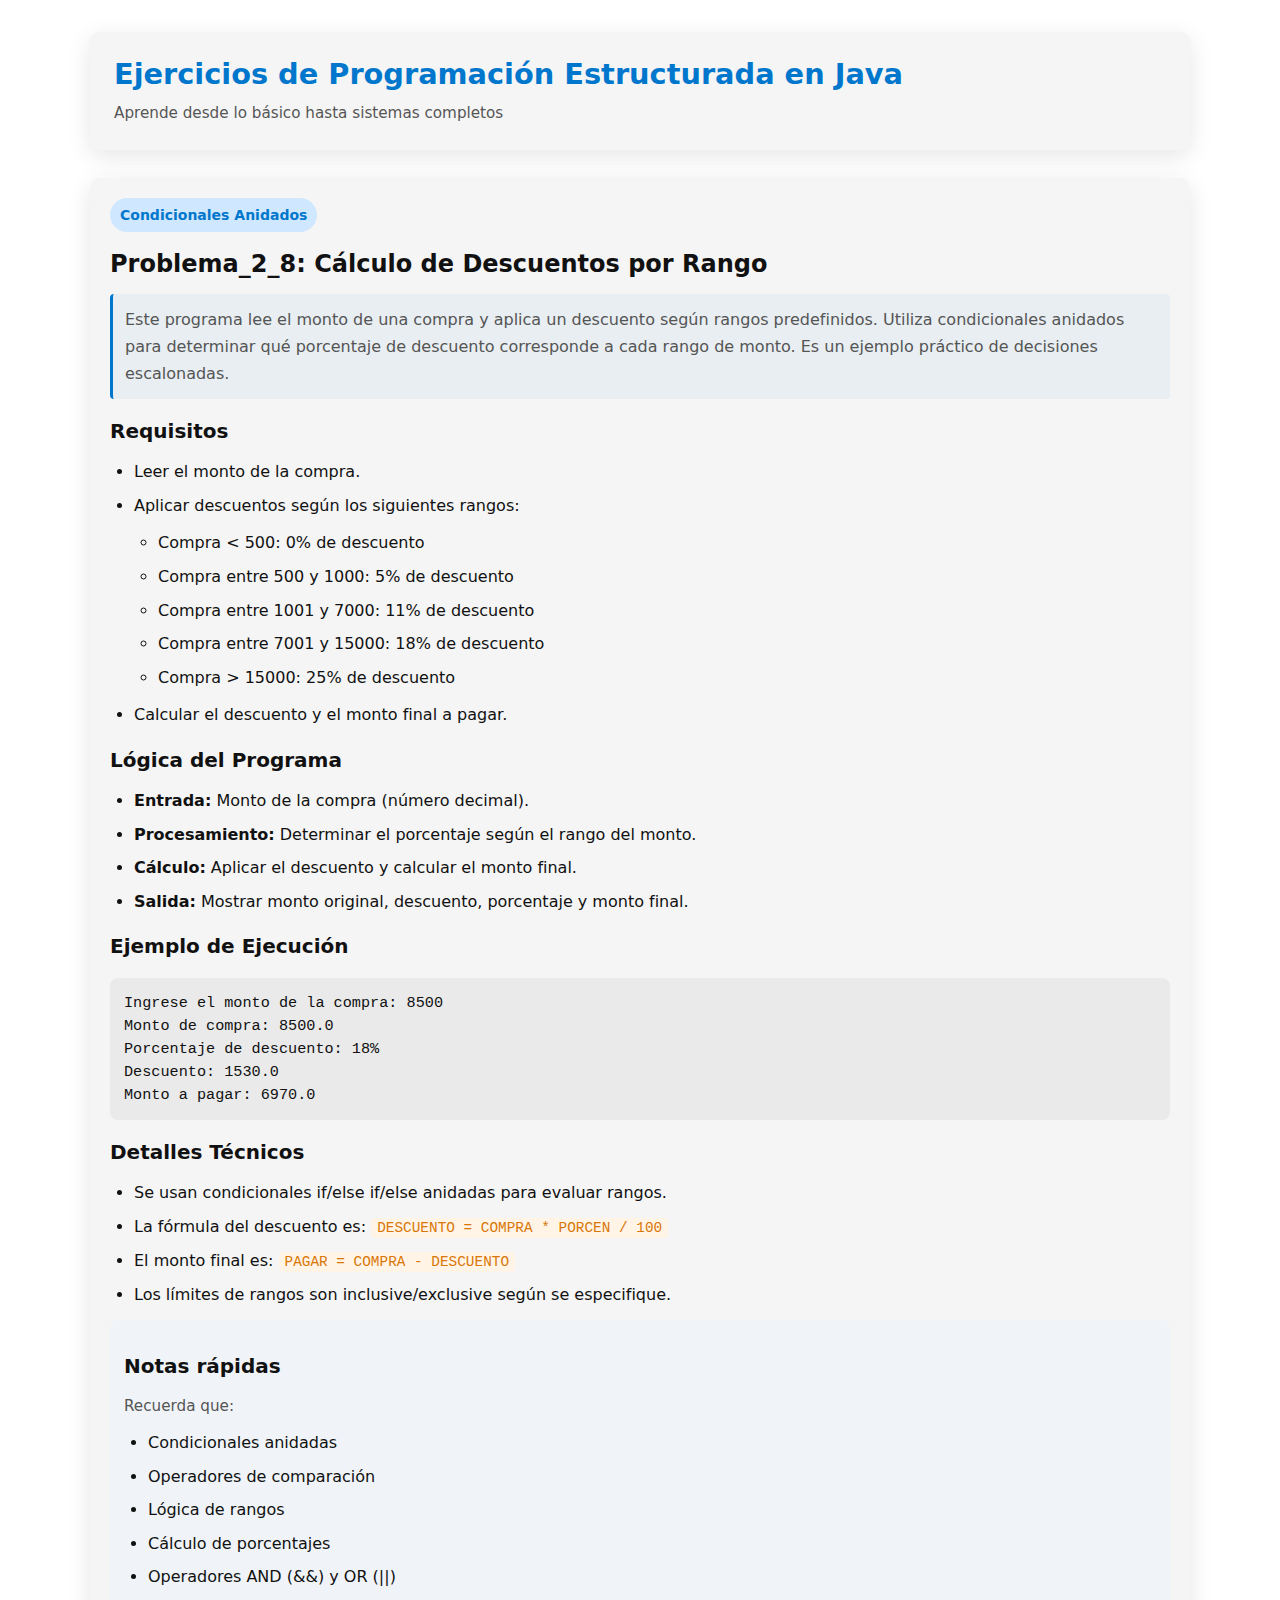
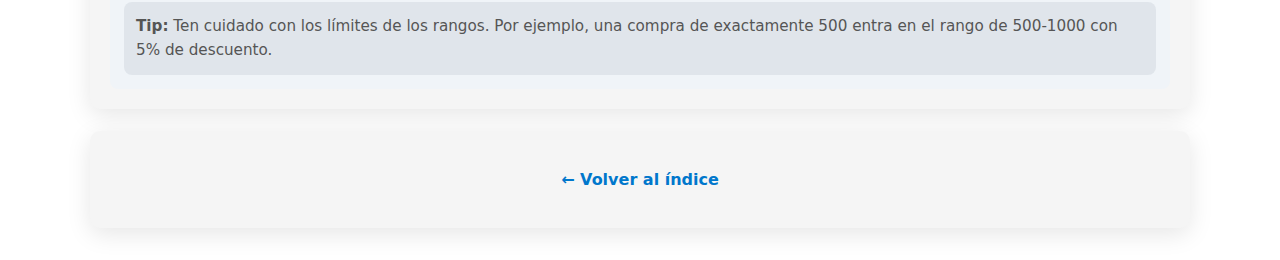
<file: docs/problema_2_8.html>
<!doctype html>
<html lang="es">
<head>
  <meta charset="utf-8">
  <meta name="viewport" content="width=device-width, initial-scale=1">
  <title>Ejercicios de Programación Estructurada - Problema_2_8</title>
  <link rel="stylesheet" href="styles.css">
</head>
<body>
  <div class="container">
    <header class="page-header">
      <h1>Ejercicios de Programación Estructurada en Java</h1>
      <p class="subtitle">Aprende desde lo básico hasta sistemas completos</p>
    </header>

    <main class="exercises-main">
      <article class="exercise-card" aria-labelledby="exercise-title">
        <header class="exercise-header">
          <span class="exercise-badge">Condicionales Anidados</span>
          <h2 id="exercise-title">Problema_2_8: Cálculo de Descuentos por Rango</h2>
          
          <p class="exercise-description">
            Este programa lee el monto de una compra y aplica un descuento según rangos predefinidos. 
            Utiliza condicionales anidados para determinar qué porcentaje de descuento corresponde a cada 
            rango de monto. Es un ejemplo práctico de decisiones escalonadas.
          </p>
        </header>
        
        <div class="exercise-content">
          <section class="exercise-main">
            <h3>Requisitos</h3>
            <ul>
              <li>Leer el monto de la compra.</li>
              <li>Aplicar descuentos según los siguientes rangos:
                <ul>
                  <li>Compra &lt; 500: 0% de descuento</li>
                  <li>Compra entre 500 y 1000: 5% de descuento</li>
                  <li>Compra entre 1001 y 7000: 11% de descuento</li>
                  <li>Compra entre 7001 y 15000: 18% de descuento</li>
                  <li>Compra &gt; 15000: 25% de descuento</li>
                </ul>
              </li>
              <li>Calcular el descuento y el monto final a pagar.</li>
            </ul>
            
            <h3>Lógica del Programa</h3>
            <ul>
              <li><strong>Entrada:</strong> Monto de la compra (número decimal).</li>
              <li><strong>Procesamiento:</strong> Determinar el porcentaje según el rango del monto.</li>
              <li><strong>Cálculo:</strong> Aplicar el descuento y calcular el monto final.</li>
              <li><strong>Salida:</strong> Mostrar monto original, descuento, porcentaje y monto final.</li>
            </ul>

            <h3>Ejemplo de Ejecución</h3>
            <pre><code class="code-block">Ingrese el monto de la compra: 8500
Monto de compra: 8500.0
Porcentaje de descuento: 18%
Descuento: 1530.0
Monto a pagar: 6970.0</code></pre>

            <h3>Detalles Técnicos</h3>
            <ul>
              <li>Se usan condicionales if/else if/else anidadas para evaluar rangos.</li>
              <li>La fórmula del descuento es: <code>DESCUENTO = COMPRA * PORCEN / 100</code></li>
              <li>El monto final es: <code>PAGAR = COMPRA - DESCUENTO</code></li>
              <li>Los límites de rangos son inclusive/exclusive según se especifique.</li>
            </ul>
          </section>
          
          <aside class="exercise-sidebar">
            <h3>Notas rápidas</h3>
            <p class="note-text">Recuerda que:</p>
            <ul>
              <li>Condicionales anidadas</li>
              <li>Operadores de comparación</li>
              <li>Lógica de rangos</li>
              <li>Cálculo de porcentajes</li>
              <li>Operadores AND (&&) y OR (||)</li>
            </ul>
            
            <div class="tip-box">
              <strong>Tip:</strong> Ten cuidado con los límites de los rangos. 
              Por ejemplo, una compra de exactamente 500 entra en el rango de 500-1000 con 5% de descuento.
            </div>
          </aside>
        </div>
      </article>
    </main>

    <footer class="page-footer">
      <p><a href="index.html">← Volver al índice</a></p>
    </footer>
  </div>
</body>
</html>
</file>
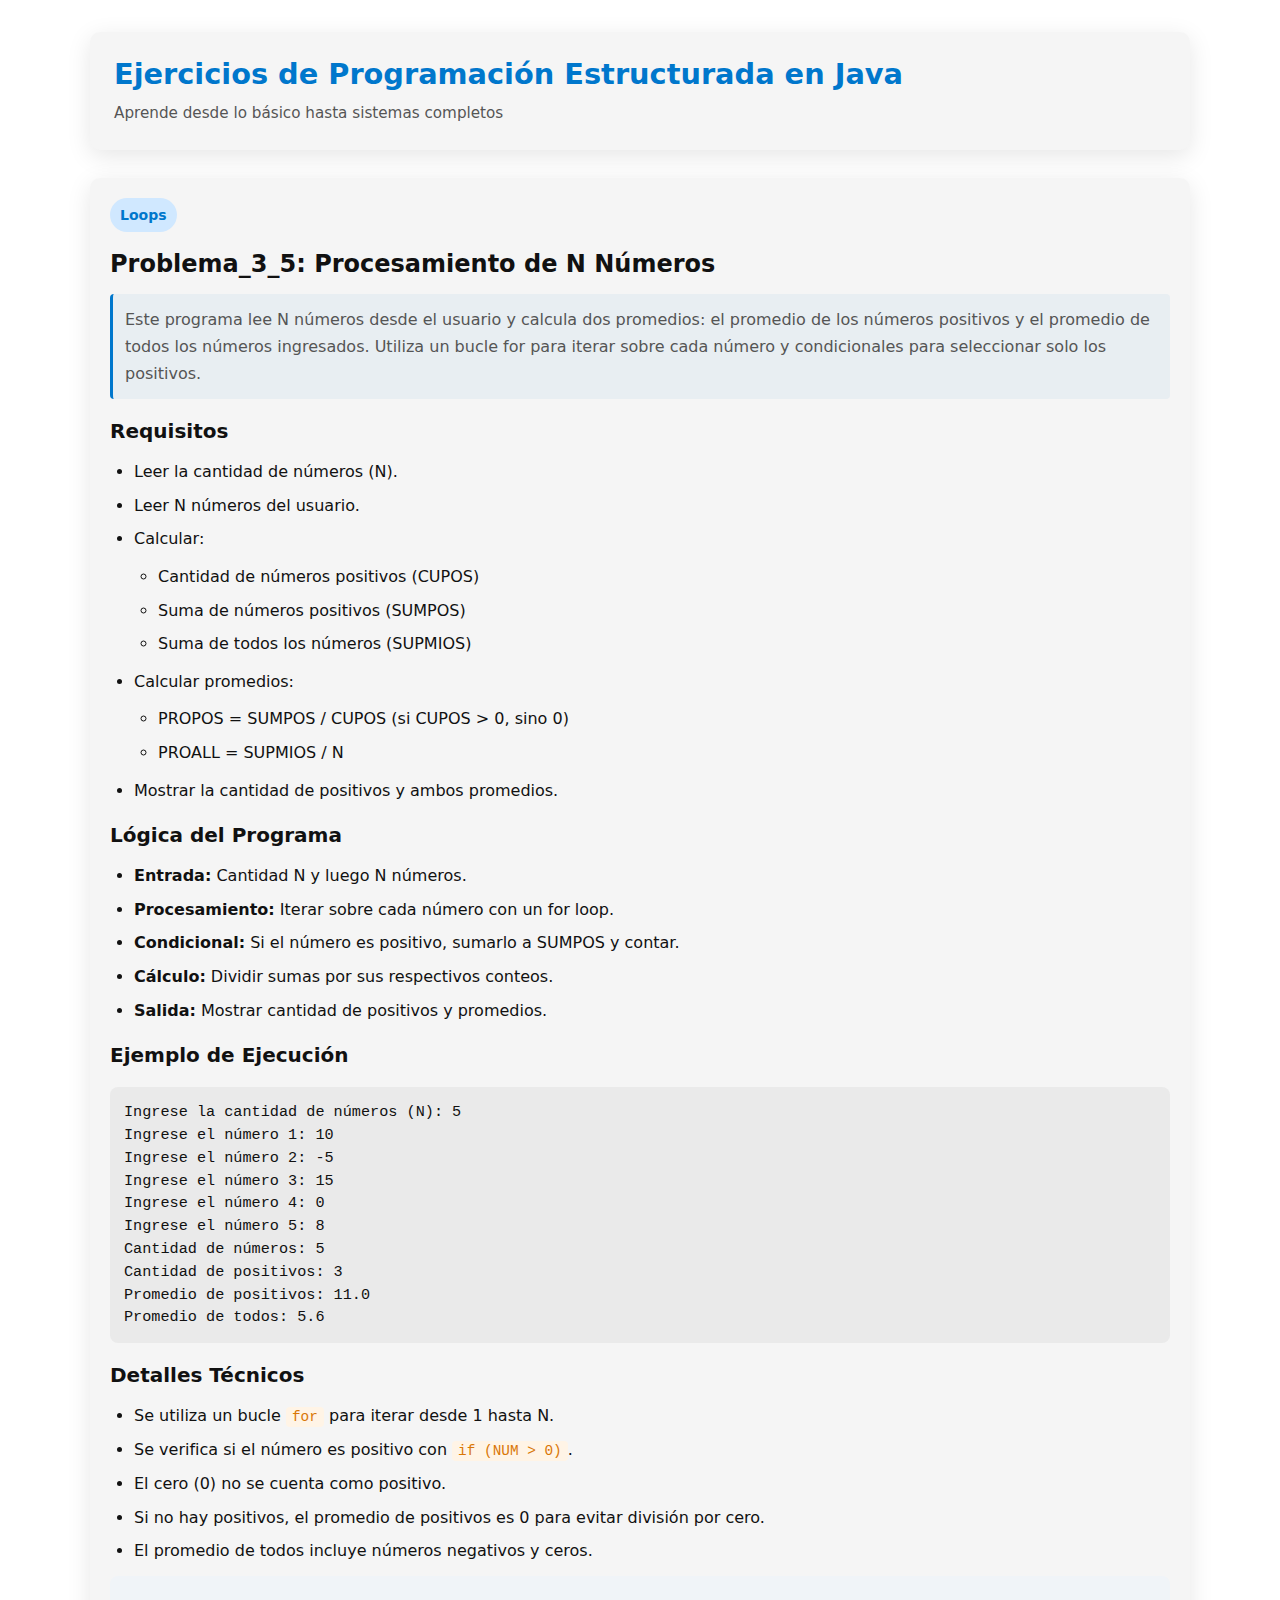
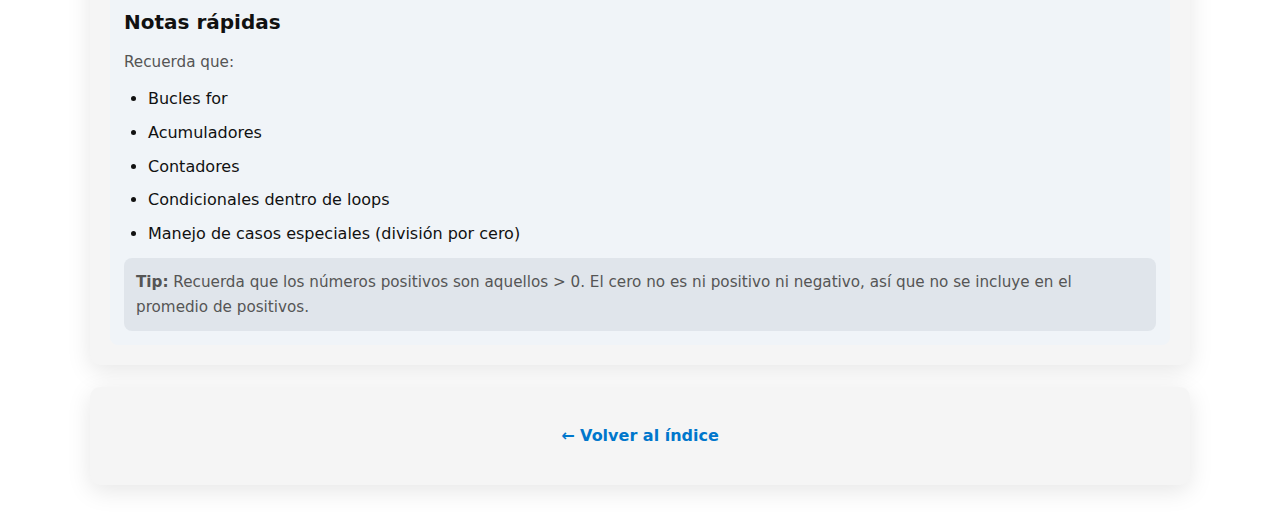
<file: docs/problema_3_5.html>
<!doctype html>
<html lang="es">
<head>
  <meta charset="utf-8">
  <meta name="viewport" content="width=device-width, initial-scale=1">
  <title>Ejercicios de Programación Estructurada - Problema_3_5</title>
  <link rel="stylesheet" href="styles.css">
</head>
<body>
  <div class="container">
    <header class="page-header">
      <h1>Ejercicios de Programación Estructurada en Java</h1>
      <p class="subtitle">Aprende desde lo básico hasta sistemas completos</p>
    </header>

    <main class="exercises-main">
      <article class="exercise-card" aria-labelledby="exercise-title">
        <header class="exercise-header">
          <span class="exercise-badge">Loops</span>
          <h2 id="exercise-title">Problema_3_5: Procesamiento de N Números</h2>
          
          <p class="exercise-description">
            Este programa lee N números desde el usuario y calcula dos promedios: el promedio de los 
            números positivos y el promedio de todos los números ingresados. Utiliza un bucle for 
            para iterar sobre cada número y condicionales para seleccionar solo los positivos.
          </p>
        </header>
        
        <div class="exercise-content">
          <section class="exercise-main">
            <h3>Requisitos</h3>
            <ul>
              <li>Leer la cantidad de números (N).</li>
              <li>Leer N números del usuario.</li>
              <li>Calcular:
                <ul>
                  <li>Cantidad de números positivos (CUPOS)</li>
                  <li>Suma de números positivos (SUMPOS)</li>
                  <li>Suma de todos los números (SUPMIOS)</li>
                </ul>
              </li>
              <li>Calcular promedios:
                <ul>
                  <li>PROPOS = SUMPOS / CUPOS (si CUPOS > 0, sino 0)</li>
                  <li>PROALL = SUPMIOS / N</li>
                </ul>
              </li>
              <li>Mostrar la cantidad de positivos y ambos promedios.</li>
            </ul>
            
            <h3>Lógica del Programa</h3>
            <ul>
              <li><strong>Entrada:</strong> Cantidad N y luego N números.</li>
              <li><strong>Procesamiento:</strong> Iterar sobre cada número con un for loop.</li>
              <li><strong>Condicional:</strong> Si el número es positivo, sumarlo a SUMPOS y contar.</li>
              <li><strong>Cálculo:</strong> Dividir sumas por sus respectivos conteos.</li>
              <li><strong>Salida:</strong> Mostrar cantidad de positivos y promedios.</li>
            </ul>

            <h3>Ejemplo de Ejecución</h3>
            <pre><code class="code-block">Ingrese la cantidad de números (N): 5
Ingrese el número 1: 10
Ingrese el número 2: -5
Ingrese el número 3: 15
Ingrese el número 4: 0
Ingrese el número 5: 8
Cantidad de números: 5
Cantidad de positivos: 3
Promedio de positivos: 11.0
Promedio de todos: 5.6</code></pre>

            <h3>Detalles Técnicos</h3>
            <ul>
              <li>Se utiliza un bucle <code>for</code> para iterar desde 1 hasta N.</li>
              <li>Se verifica si el número es positivo con <code>if (NUM > 0)</code>.</li>
              <li>El cero (0) no se cuenta como positivo.</li>
              <li>Si no hay positivos, el promedio de positivos es 0 para evitar división por cero.</li>
              <li>El promedio de todos incluye números negativos y ceros.</li>
            </ul>
          </section>
          
          <aside class="exercise-sidebar">
            <h3>Notas rápidas</h3>
            <p class="note-text">Recuerda que:</p>
            <ul>
              <li>Bucles for</li>
              <li>Acumuladores</li>
              <li>Contadores</li>
              <li>Condicionales dentro de loops</li>
              <li>Manejo de casos especiales (división por cero)</li>
            </ul>
            
            <div class="tip-box">
              <strong>Tip:</strong> Recuerda que los números positivos son aquellos > 0. 
              El cero no es ni positivo ni negativo, así que no se incluye en el promedio de positivos.
            </div>
          </aside>
        </div>
      </article>
    </main>

    <footer class="page-footer">
      <p><a href="index.html">← Volver al índice</a></p>
    </footer>
  </div>
</body>
</html>
</file>
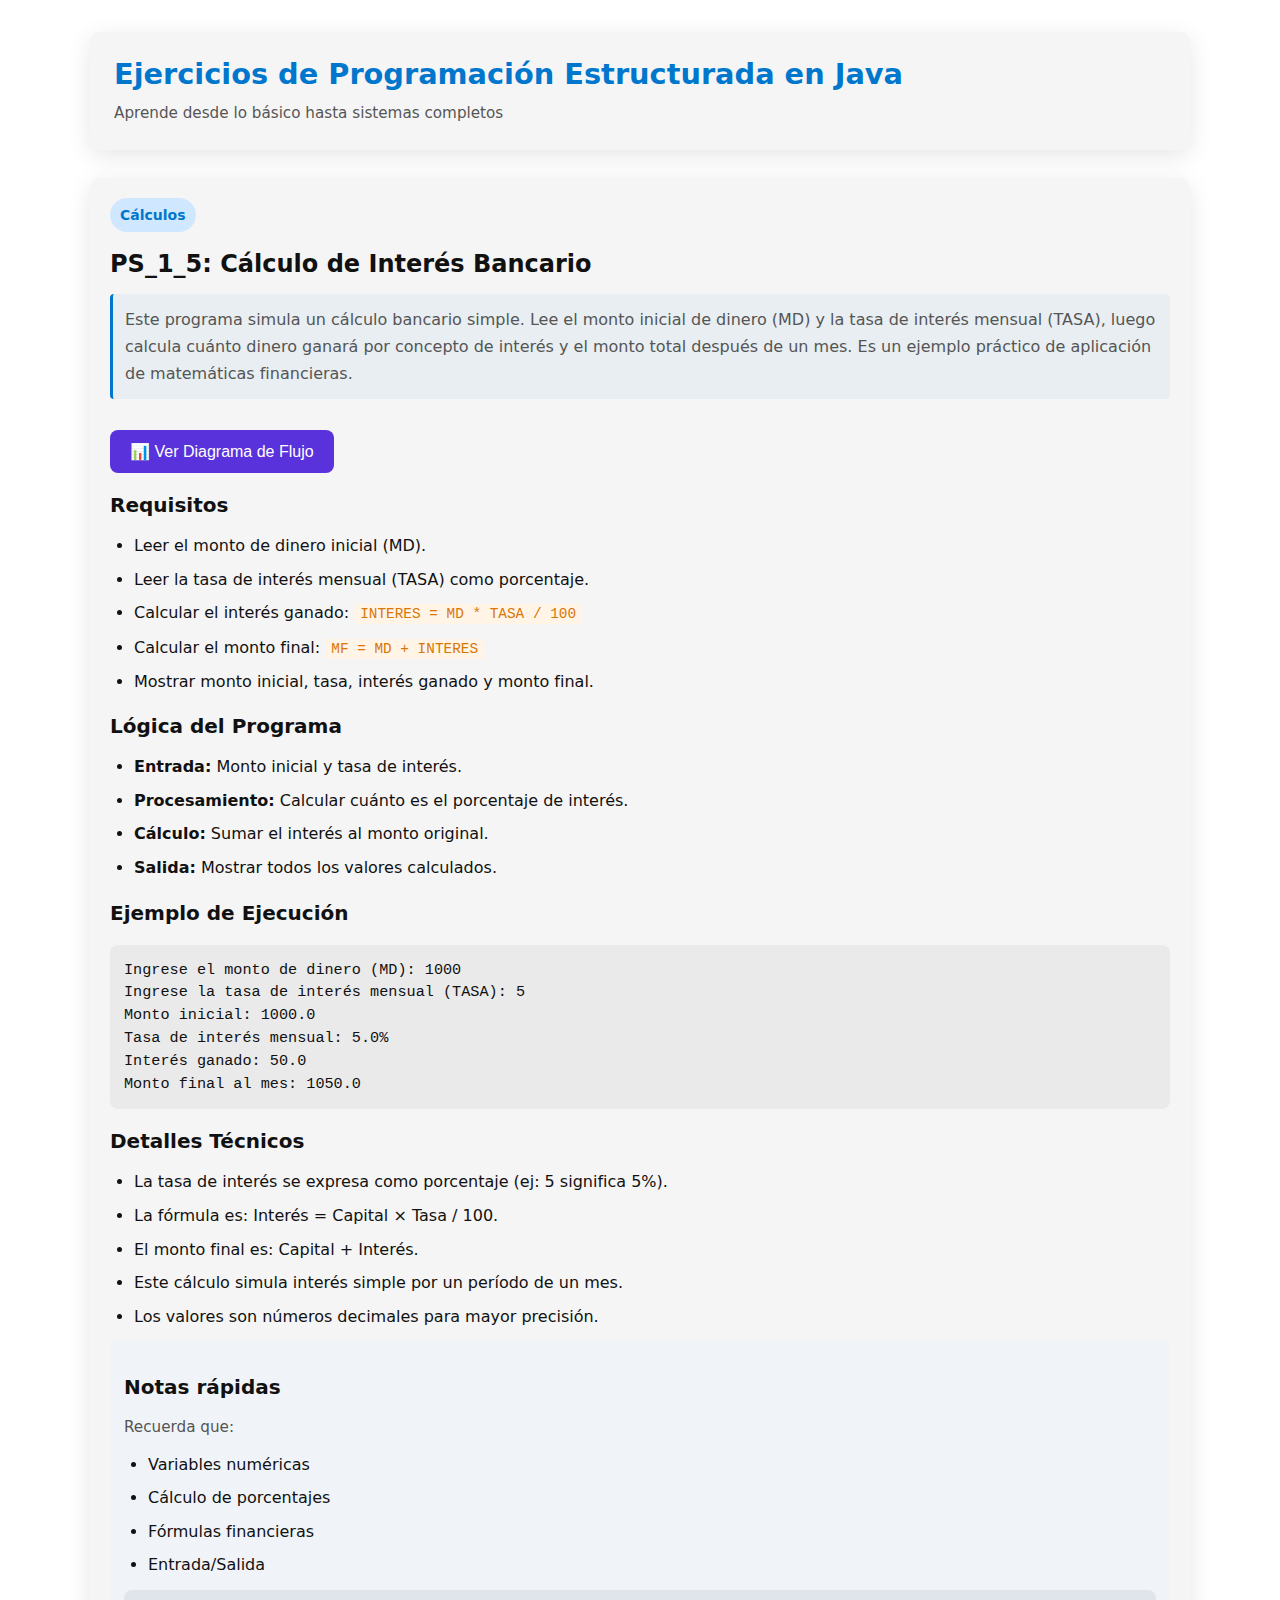
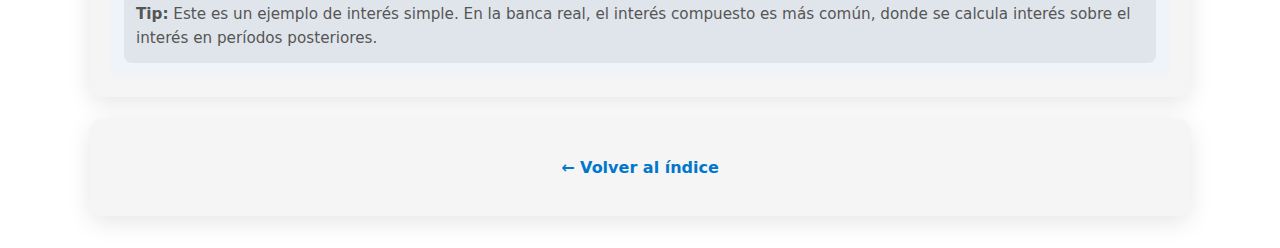
<file: docs/ps_1_5.html>
<!doctype html>
<html lang="es">
<head>
  <meta charset="utf-8">
  <meta name="viewport" content="width=device-width, initial-scale=1">
  <title>Ejercicios de Programación Estructurada - PS_1_5</title>
  <link rel="stylesheet" href="styles.css">
</head>
<script>
function openModal() {
  document.getElementById("diagramModal").style.display = "flex";
}

function closeModal() {
  document.getElementById("diagramModal").style.display = "none";
}

// Cerrar si hace clic fuera de la imagen
window.onclick = function(event) {
  const modal = document.getElementById("diagramModal");
  if (event.target === modal) {
    modal.style.display = "none";
  }
}
</script>
<body>
  <div class="container">
    <header class="page-header">
      <h1>Ejercicios de Programación Estructurada en Java</h1>
      <p class="subtitle">Aprende desde lo básico hasta sistemas completos</p>
    </header>

    <main class="exercises-main">
      <article class="exercise-card" aria-labelledby="exercise-title">
        <header class="exercise-header">
          <span class="exercise-badge">Cálculos</span>
          <h2 id="exercise-title">PS_1_5: Cálculo de Interés Bancario</h2>
          
          <p class="exercise-description">
            Este programa simula un cálculo bancario simple. Lee el monto inicial de dinero (MD) 
            y la tasa de interés mensual (TASA), luego calcula cuánto dinero ganará por concepto 
            de interés y el monto total después de un mes. Es un ejemplo práctico de aplicación 
            de matemáticas financieras.
          </p>
        </header>
        </header>
           <button class="diagram-button" onclick="openModal()">
  📊 Ver Diagrama de Flujo
</button>
<!-- 🟣 Modal del Diagrama -->
<div id="diagramModal" class="modal">
  <span class="close" onclick="closeModal()">&times;</span>

  <div class="modal-content">
      <img id="diagramImage" src="../Diagramas/DiagramaPS_1_5.png" alt="Diagrama de Flujo">
  </div>
</div>
        <div class="exercise-content">
          <section class="exercise-main">
            <h3>Requisitos</h3>
            <ul>
              <li>Leer el monto de dinero inicial (MD).</li>
              <li>Leer la tasa de interés mensual (TASA) como porcentaje.</li>
              <li>Calcular el interés ganado: <code>INTERES = MD * TASA / 100</code></li>
              <li>Calcular el monto final: <code>MF = MD + INTERES</code></li>
              <li>Mostrar monto inicial, tasa, interés ganado y monto final.</li>
            </ul>
            
            <h3>Lógica del Programa</h3>
            <ul>
              <li><strong>Entrada:</strong> Monto inicial y tasa de interés.</li>
              <li><strong>Procesamiento:</strong> Calcular cuánto es el porcentaje de interés.</li>
              <li><strong>Cálculo:</strong> Sumar el interés al monto original.</li>
              <li><strong>Salida:</strong> Mostrar todos los valores calculados.</li>
            </ul>

            <h3>Ejemplo de Ejecución</h3>
            <pre><code class="code-block">Ingrese el monto de dinero (MD): 1000
Ingrese la tasa de interés mensual (TASA): 5
Monto inicial: 1000.0
Tasa de interés mensual: 5.0%
Interés ganado: 50.0
Monto final al mes: 1050.0</code></pre>

            <h3>Detalles Técnicos</h3>
            <ul>
              <li>La tasa de interés se expresa como porcentaje (ej: 5 significa 5%).</li>
              <li>La fórmula es: Interés = Capital × Tasa / 100.</li>
              <li>El monto final es: Capital + Interés.</li>
              <li>Este cálculo simula interés simple por un período de un mes.</li>
              <li>Los valores son números decimales para mayor precisión.</li>
            </ul>
          </section>
          
          <aside class="exercise-sidebar">
            <h3>Notas rápidas</h3>
            <p class="note-text">Recuerda que:</p>
            <ul>
              <li>Variables numéricas</li>
              <li>Cálculo de porcentajes</li>
              <li>Fórmulas financieras</li>
              <li>Entrada/Salida</li>
            </ul>
            
            <div class="tip-box">
              <strong>Tip:</strong> Este es un ejemplo de interés simple. En la banca real, 
              el interés compuesto es más común, donde se calcula interés sobre el interés en períodos posteriores.
            </div>
          </aside>
        </div>
      </article>
    </main>

    <footer class="page-footer">
      <p><a href="index.html">← Volver al índice</a></p>
    </footer>
  </div>
</body>
</html>
</file>
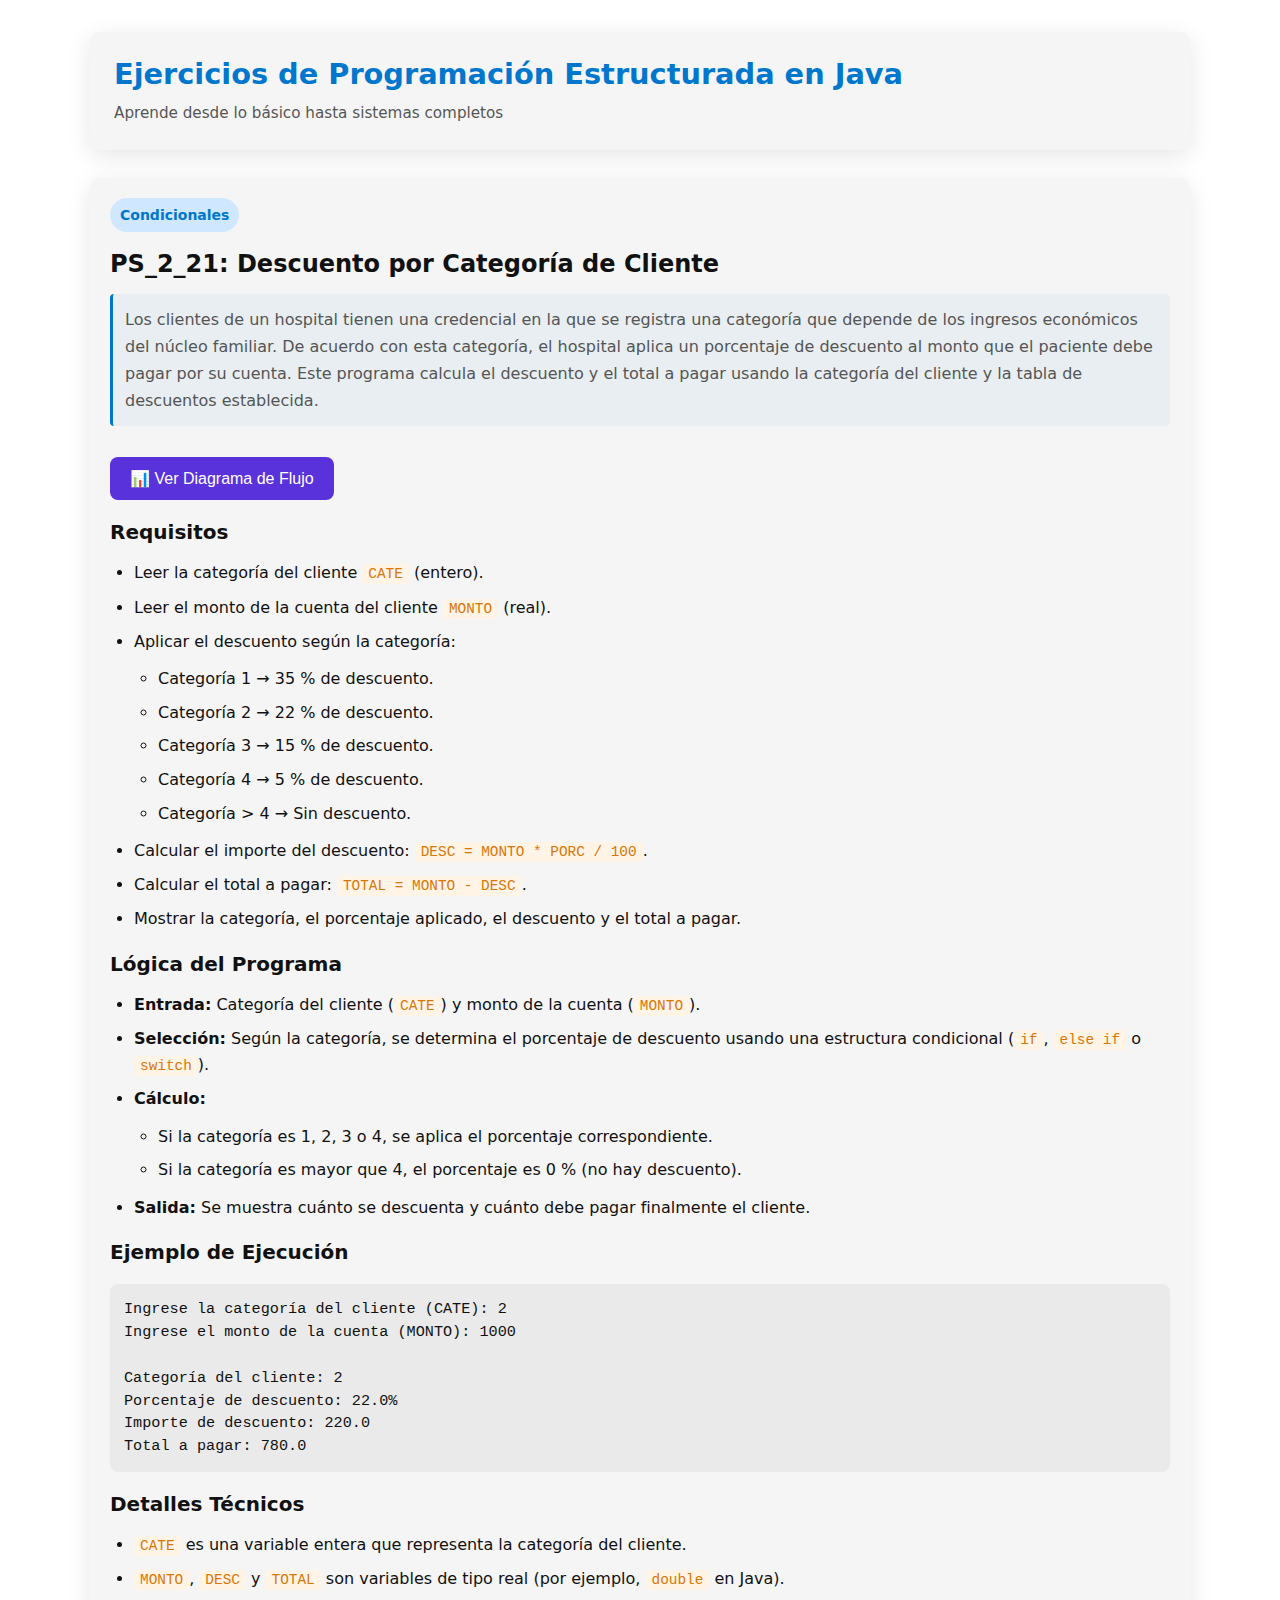
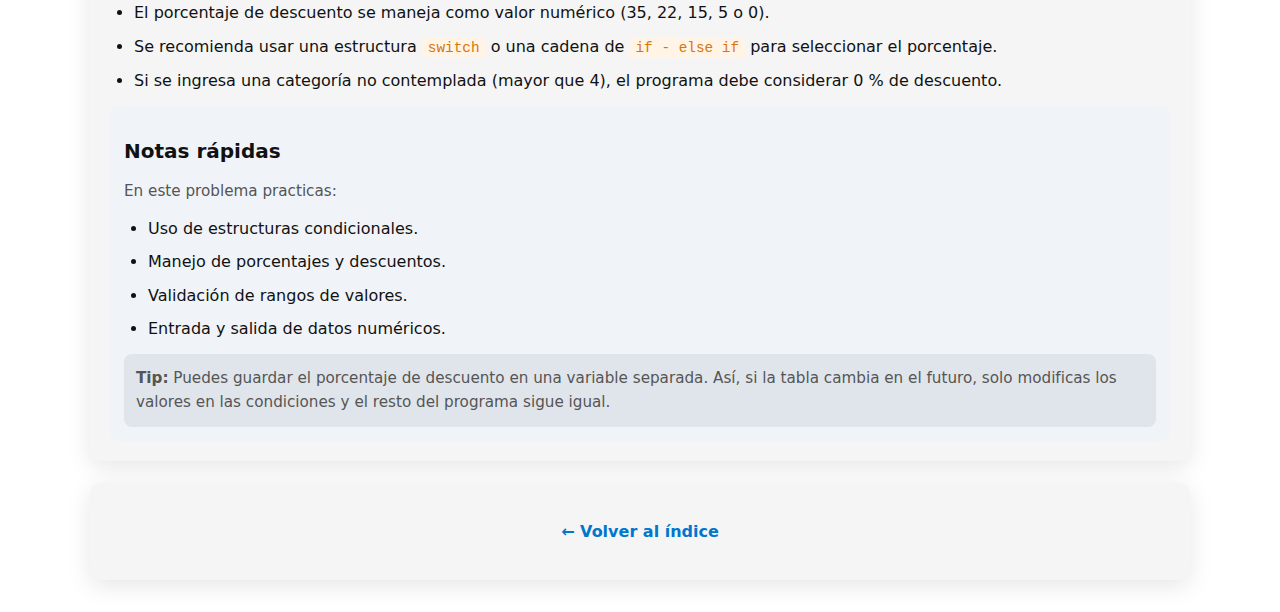
<file: docs/ps_2_21.html>
<!doctype html>
<html lang="es">
<head>
  <meta charset="utf-8">
  <meta name="viewport" content="width=device-width, initial-scale=1">
  <title>Ejercicios de Programación Estructurada - PS_2_21</title>
  <link rel="stylesheet" href="styles.css">
</head>

<script>
function openModal() {
  document.getElementById("diagramModal").style.display = "flex";
}

function closeModal() {
  document.getElementById("diagramModal").style.display = "none";
}

// Cerrar si hace clic fuera de la imagen
window.onclick = function(event) {
  const modal = document.getElementById("diagramModal");
  if (event.target === modal) {
    modal.style.display = "none";
  }
}
</script>

<body>
  <div class="container">
    <header class="page-header">
      <h1>Ejercicios de Programación Estructurada en Java</h1>
      <p class="subtitle">Aprende desde lo básico hasta sistemas completos</p>
    </header>

    <main class="exercises-main">
      <article class="exercise-card" aria-labelledby="exercise-title">
        <header class="exercise-header">
          <span class="exercise-badge">Condicionales</span>
          <h2 id="exercise-title">PS_2_21: Descuento por Categoría de Cliente</h2>
          
          <p class="exercise-description">
            Los clientes de un hospital tienen una credencial en la que se registra una categoría
            que depende de los ingresos económicos del núcleo familiar. De acuerdo con esta
            categoría, el hospital aplica un porcentaje de descuento al monto que el paciente debe
            pagar por su cuenta. Este programa calcula el descuento y el total a pagar usando la
            categoría del cliente y la tabla de descuentos establecida.
          </p>
        </header>

        <button class="diagram-button" onclick="openModal()">
          📊 Ver Diagrama de Flujo
        </button>

        <!-- 🟣 Modal del Diagrama -->
        <div id="diagramModal" class="modal">
          <span class="close" onclick="closeModal()">&times;</span>

          <div class="modal-content">
            <!-- Cambia la ruta si guardas el diagrama en otra carpeta o con otro nombre -->
            <img id="diagramImage" src="../Diagramas/DiagramaPS_2_21.png" alt="Diagrama de Flujo PS_2_21">
          </div>
        </div>

        <div class="exercise-content">
          <section class="exercise-main">
            <h3>Requisitos</h3>
            <ul>
              <li>Leer la categoría del cliente <code>CATE</code> (entero).</li>
              <li>Leer el monto de la cuenta del cliente <code>MONTO</code> (real).</li>
              <li>Aplicar el descuento según la categoría:
                <ul>
                  <li>Categoría 1 → 35&nbsp;% de descuento.</li>
                  <li>Categoría 2 → 22&nbsp;% de descuento.</li>
                  <li>Categoría 3 → 15&nbsp;% de descuento.</li>
                  <li>Categoría 4 → 5&nbsp;% de descuento.</li>
                  <li>Categoría &gt; 4 → Sin descuento.</li>
                </ul>
              </li>
              <li>Calcular el importe del descuento: <code>DESC = MONTO * PORC / 100</code>.</li>
              <li>Calcular el total a pagar: <code>TOTAL = MONTO - DESC</code>.</li>
              <li>Mostrar la categoría, el porcentaje aplicado, el descuento y el total a pagar.</li>
            </ul>

            <h3>Lógica del Programa</h3>
            <ul>
              <li><strong>Entrada:</strong> Categoría del cliente (<code>CATE</code>) y monto de la cuenta (<code>MONTO</code>).</li>
              <li><strong>Selección:</strong> Según la categoría, se determina el porcentaje de descuento usando
                una estructura condicional (<code>if</code>, <code>else if</code> o <code>switch</code>).</li>
              <li><strong>Cálculo:</strong>
                <ul>
                  <li>Si la categoría es 1, 2, 3 o 4, se aplica el porcentaje correspondiente.</li>
                  <li>Si la categoría es mayor que 4, el porcentaje es 0&nbsp;% (no hay descuento).</li>
                </ul>
              </li>
              <li><strong>Salida:</strong> Se muestra cuánto se descuenta y cuánto debe pagar finalmente el cliente.</li>
            </ul>

            <h3>Ejemplo de Ejecución</h3>
            <pre><code class="code-block">Ingrese la categoría del cliente (CATE): 2
Ingrese el monto de la cuenta (MONTO): 1000

Categoría del cliente: 2
Porcentaje de descuento: 22.0%
Importe de descuento: 220.0
Total a pagar: 780.0</code></pre>

            <h3>Detalles Técnicos</h3>
            <ul>
              <li><code>CATE</code> es una variable entera que representa la categoría del cliente.</li>
              <li><code>MONTO</code>, <code>DESC</code> y <code>TOTAL</code> son variables de tipo real (por ejemplo, <code>double</code> en Java).</li>
              <li>El porcentaje de descuento se maneja como valor numérico (35, 22, 15, 5 o 0).</li>
              <li>Se recomienda usar una estructura <code>switch</code> o una cadena de <code>if - else if</code> para seleccionar el porcentaje.</li>
              <li>Si se ingresa una categoría no contemplada (mayor que 4), el programa debe considerar 0&nbsp;% de descuento.</li>
            </ul>
          </section>

          <aside class="exercise-sidebar">
            <h3>Notas rápidas</h3>
            <p class="note-text">En este problema practicas:</p>
            <ul>
              <li>Uso de estructuras condicionales.</li>
              <li>Manejo de porcentajes y descuentos.</li>
              <li>Validación de rangos de valores.</li>
              <li>Entrada y salida de datos numéricos.</li>
            </ul>

            <div class="tip-box">
              <strong>Tip:</strong> Puedes guardar el porcentaje de descuento en una variable
              separada. Así, si la tabla cambia en el futuro, solo modificas los valores en las
              condiciones y el resto del programa sigue igual.
            </div>
          </aside>
        </div>
      </article>
    </main>

    <footer class="page-footer">
      <p><a href="index.html">← Volver al índice</a></p>
    </footer>
  </div>
</body>
</html>
</file>
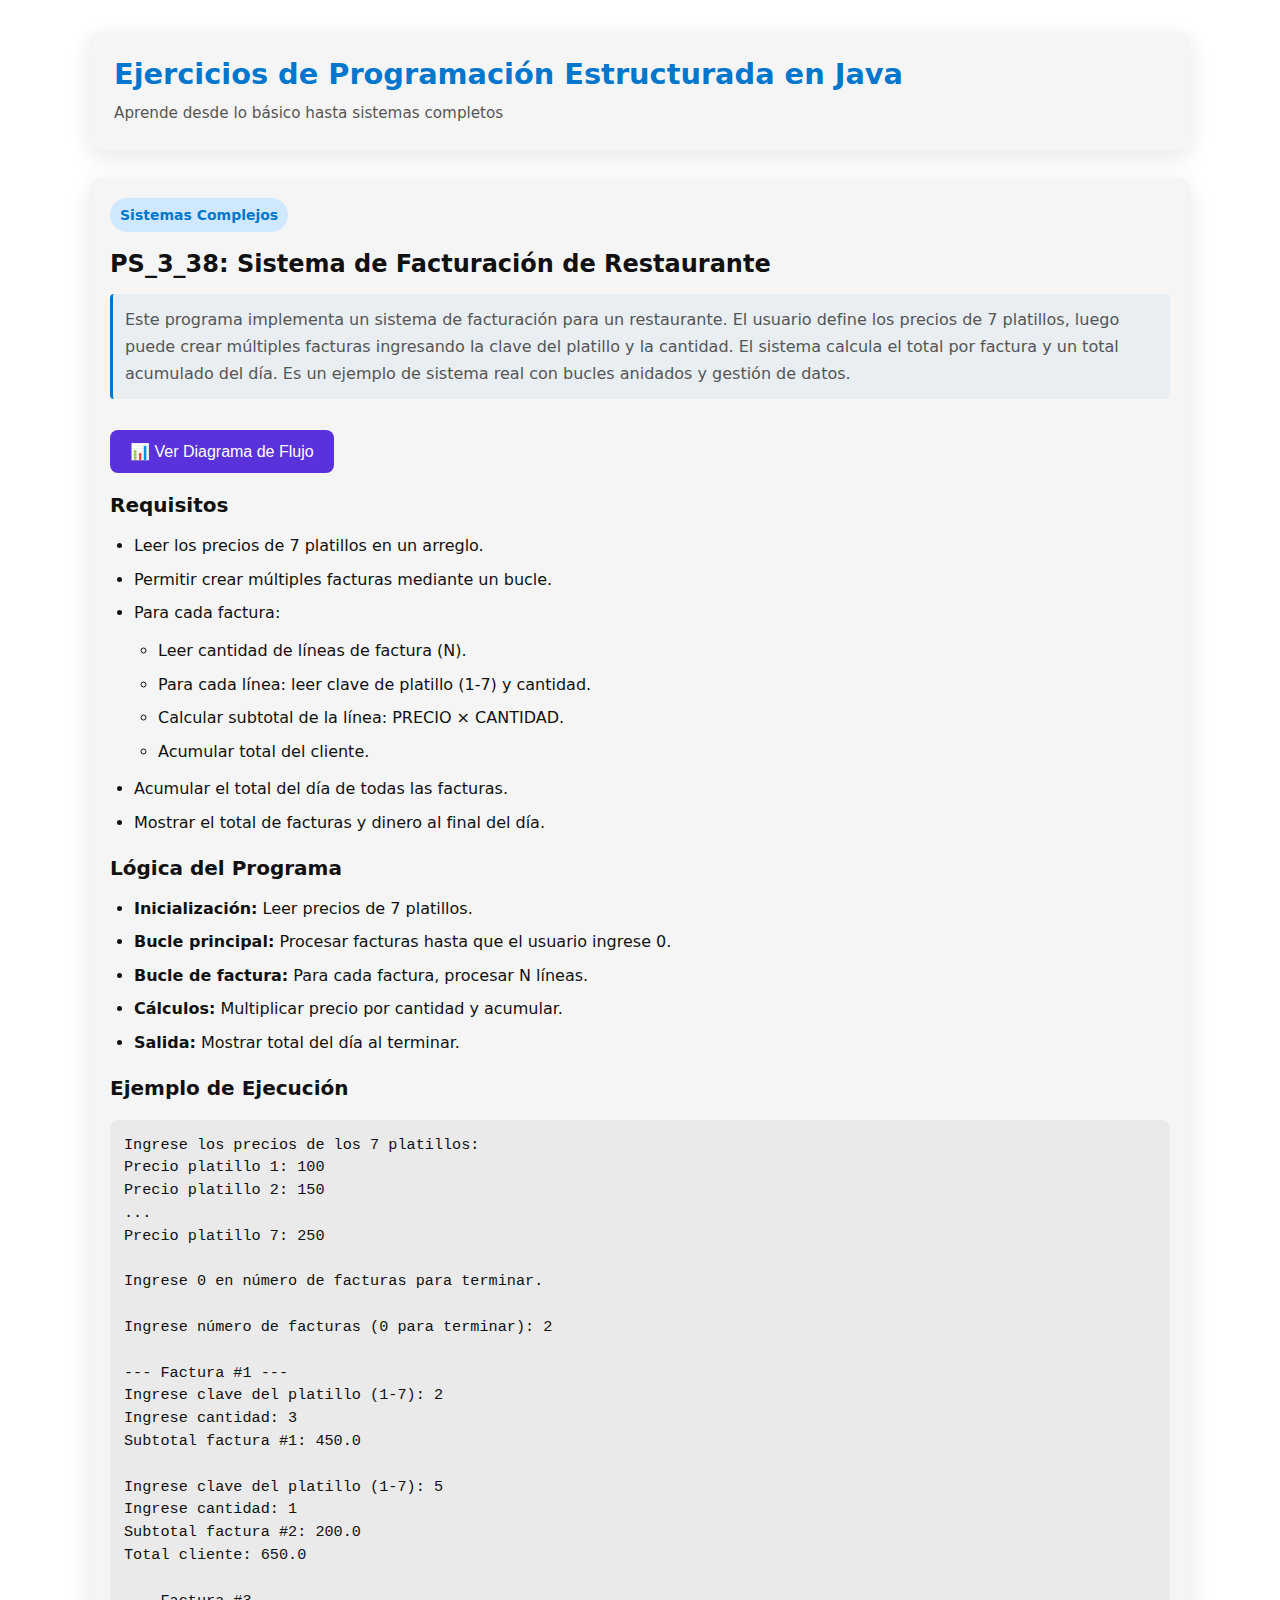
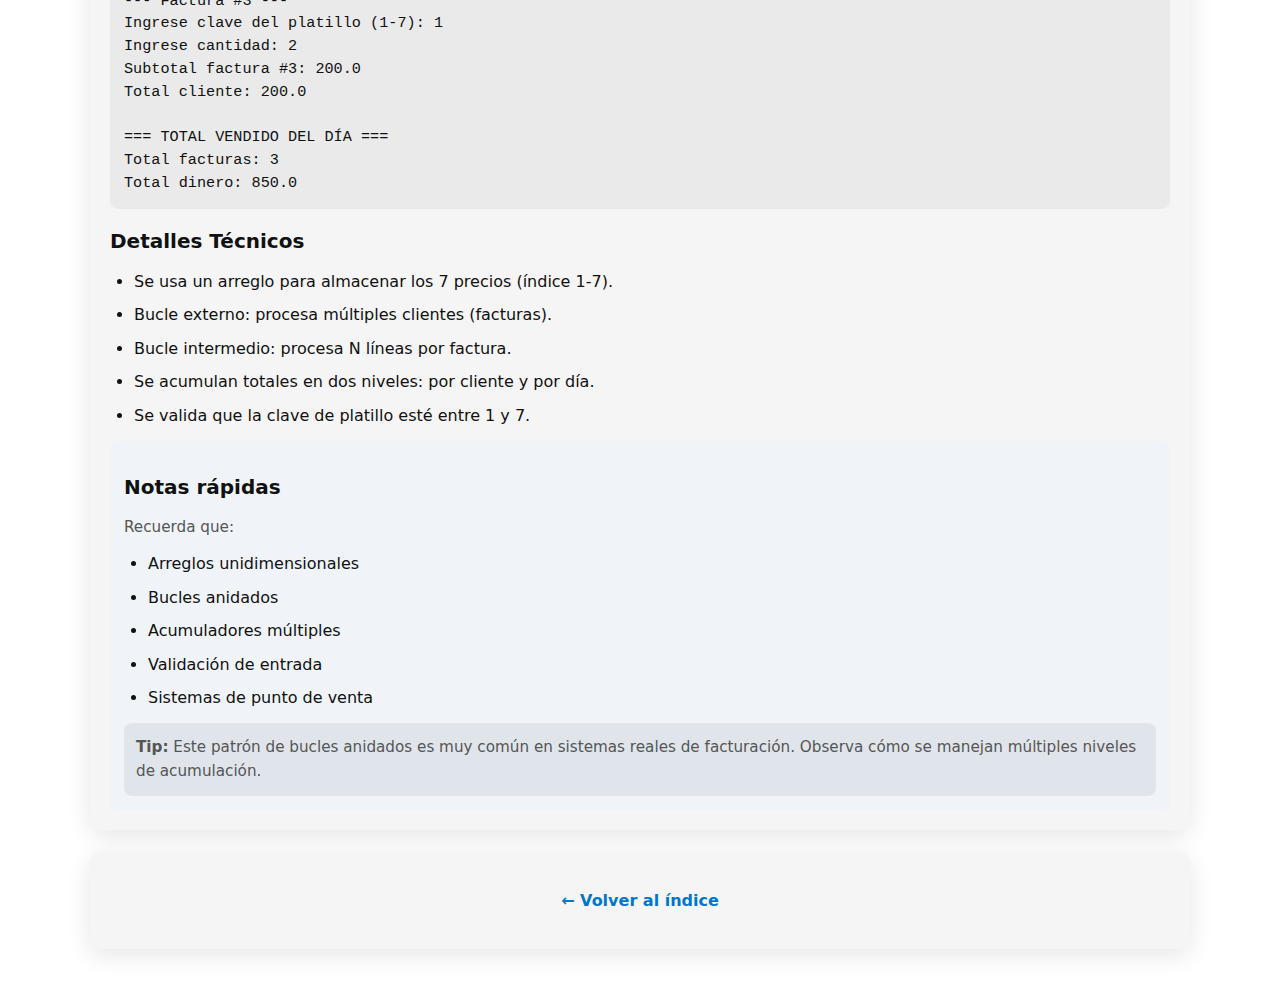
<file: docs/ps_3_38.html>
<!doctype html>
<html lang="es">
<head>
  <meta charset="utf-8">
  <meta name="viewport" content="width=device-width, initial-scale=1">
  <title>Ejercicios de Programación Estructurada - PS_3_38</title>
  <link rel="stylesheet" href="styles.css">
</head>
<script>
function openModal() {
  document.getElementById("diagramModal").style.display = "flex";
}

function closeModal() {
  document.getElementById("diagramModal").style.display = "none";
}

// Cerrar si hace clic fuera de la imagen
window.onclick = function(event) {
  const modal = document.getElementById("diagramModal");
  if (event.target === modal) {
    modal.style.display = "none";
  }
}
</script>
<body>
  <div class="container">
    <header class="page-header">
      <h1>Ejercicios de Programación Estructurada en Java</h1>
      <p class="subtitle">Aprende desde lo básico hasta sistemas completos</p>
    </header>

    <main class="exercises-main">
      <article class="exercise-card" aria-labelledby="exercise-title">
        <header class="exercise-header">
          <span class="exercise-badge">Sistemas Complejos</span>
          <h2 id="exercise-title">PS_3_38: Sistema de Facturación de Restaurante</h2>
          
          <p class="exercise-description">
            Este programa implementa un sistema de facturación para un restaurante. El usuario define 
            los precios de 7 platillos, luego puede crear múltiples facturas ingresando la clave del 
            platillo y la cantidad. El sistema calcula el total por factura y un total acumulado del día. 
            Es un ejemplo de sistema real con bucles anidados y gestión de datos.
          </p>
        </header>
        </header>
           <button class="diagram-button" onclick="openModal()">
  📊 Ver Diagrama de Flujo
</button>
<!-- 🟣 Modal del Diagrama -->
<div id="diagramModal" class="modal">
  <span class="close" onclick="closeModal()">&times;</span>

  <div class="modal-content">
      <img id="diagramImage" src="../Diagramas/DiagramaPS_3_38.png" alt="Diagrama de Flujo">
  </div>
</div>
        <div class="exercise-content">
          <section class="exercise-main">
            <h3>Requisitos</h3>
            <ul>
              <li>Leer los precios de 7 platillos en un arreglo.</li>
              <li>Permitir crear múltiples facturas mediante un bucle.</li>
              <li>Para cada factura:
                <ul>
                  <li>Leer cantidad de líneas de factura (N).</li>
                  <li>Para cada línea: leer clave de platillo (1-7) y cantidad.</li>
                  <li>Calcular subtotal de la línea: PRECIO × CANTIDAD.</li>
                  <li>Acumular total del cliente.</li>
                </ul>
              </li>
              <li>Acumular el total del día de todas las facturas.</li>
              <li>Mostrar el total de facturas y dinero al final del día.</li>
            </ul>
            
            <h3>Lógica del Programa</h3>
            <ul>
              <li><strong>Inicialización:</strong> Leer precios de 7 platillos.</li>
              <li><strong>Bucle principal:</strong> Procesar facturas hasta que el usuario ingrese 0.</li>
              <li><strong>Bucle de factura:</strong> Para cada factura, procesar N líneas.</li>
              <li><strong>Cálculos:</strong> Multiplicar precio por cantidad y acumular.</li>
              <li><strong>Salida:</strong> Mostrar total del día al terminar.</li>
            </ul>

            <h3>Ejemplo de Ejecución</h3>
            <pre><code class="code-block">Ingrese los precios de los 7 platillos:
Precio platillo 1: 100
Precio platillo 2: 150
...
Precio platillo 7: 250

Ingrese 0 en número de facturas para terminar.

Ingrese número de facturas (0 para terminar): 2

--- Factura #1 ---
Ingrese clave del platillo (1-7): 2
Ingrese cantidad: 3
Subtotal factura #1: 450.0

Ingrese clave del platillo (1-7): 5
Ingrese cantidad: 1
Subtotal factura #2: 200.0
Total cliente: 650.0

--- Factura #3 ---
Ingrese clave del platillo (1-7): 1
Ingrese cantidad: 2
Subtotal factura #3: 200.0
Total cliente: 200.0

=== TOTAL VENDIDO DEL DÍA ===
Total facturas: 3
Total dinero: 850.0</code></pre>

            <h3>Detalles Técnicos</h3>
            <ul>
              <li>Se usa un arreglo para almacenar los 7 precios (índice 1-7).</li>
              <li>Bucle externo: procesa múltiples clientes (facturas).</li>
              <li>Bucle intermedio: procesa N líneas por factura.</li>
              <li>Se acumulan totales en dos niveles: por cliente y por día.</li>
              <li>Se valida que la clave de platillo esté entre 1 y 7.</li>
            </ul>
          </section>
          
          <aside class="exercise-sidebar">
            <h3>Notas rápidas</h3>
            <p class="note-text">Recuerda que:</p>
            <ul>
              <li>Arreglos unidimensionales</li>
              <li>Bucles anidados</li>
              <li>Acumuladores múltiples</li>
              <li>Validación de entrada</li>
              <li>Sistemas de punto de venta</li>
            </ul>
            
            <div class="tip-box">
              <strong>Tip:</strong> Este patrón de bucles anidados es muy común en sistemas 
              reales de facturación. Observa cómo se manejan múltiples niveles de acumulación.
            </div>
          </aside>
        </div>
      </article>
    </main>

    <footer class="page-footer">
      <p><a href="index.html">← Volver al índice</a></p>
    </footer>
  </div>
</body>
</html>
</file>
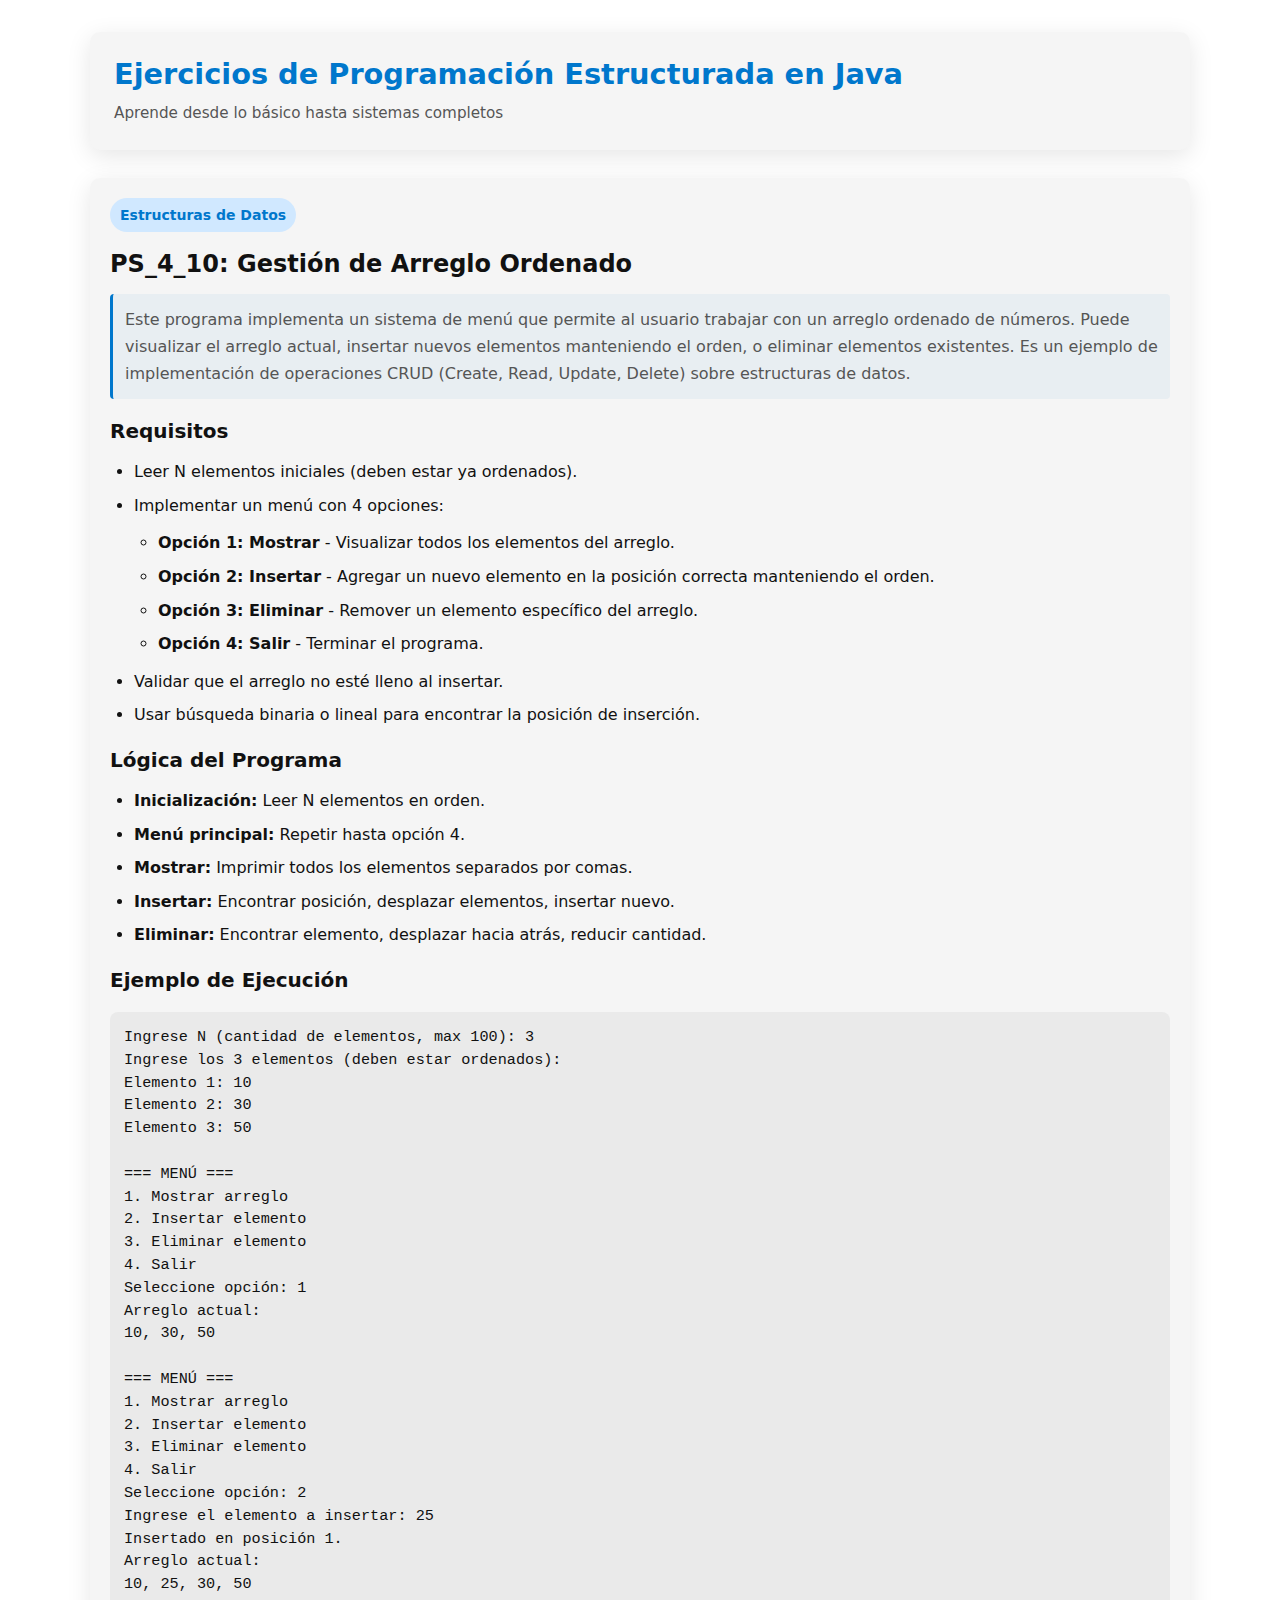
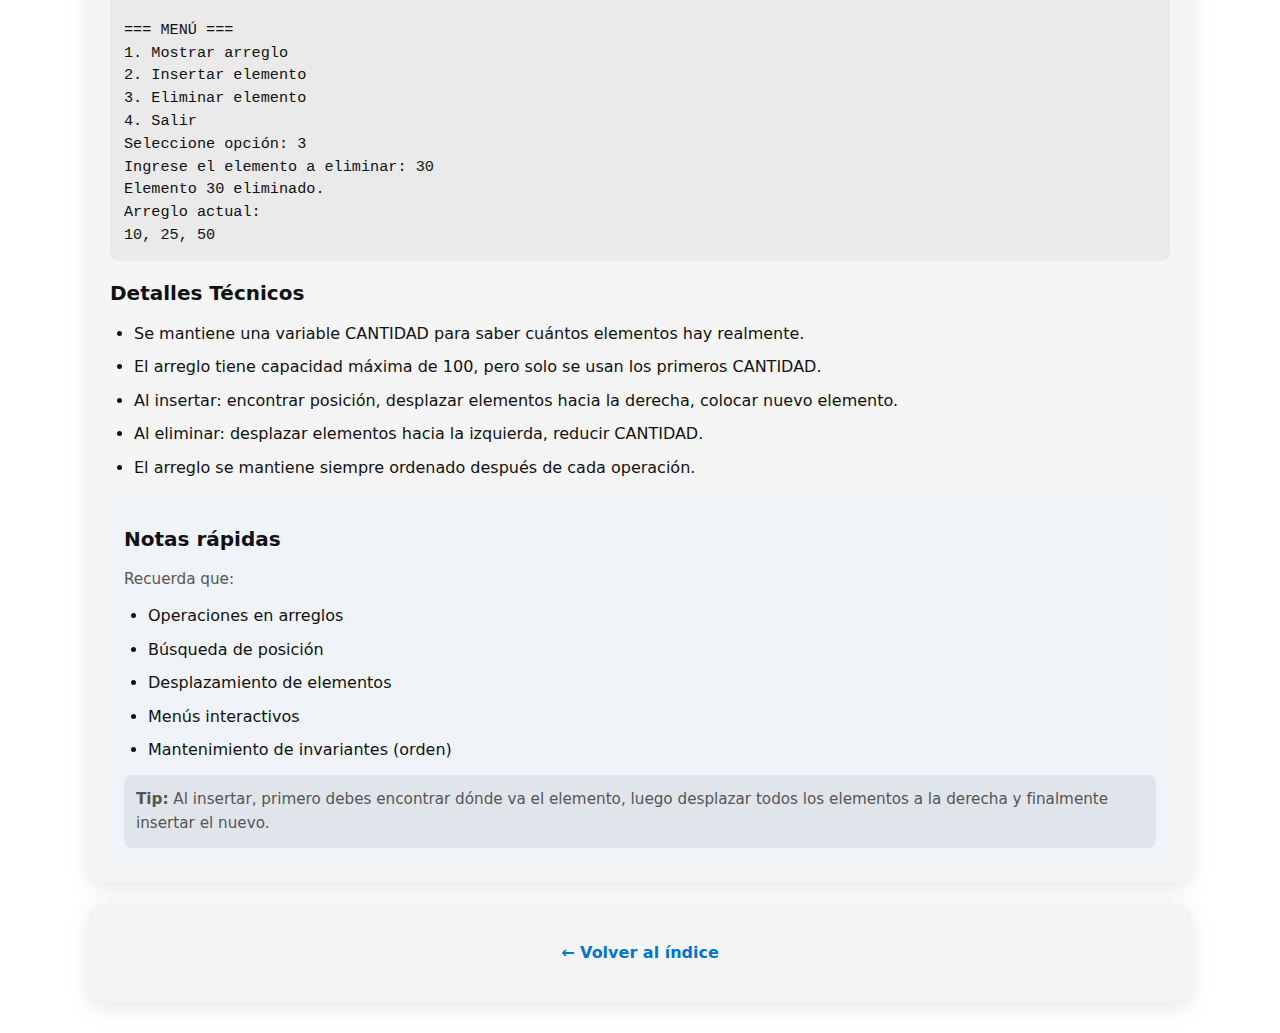
<file: docs/ps_4_10.html>
<!doctype html>
<html lang="es">
<head>
  <meta charset="utf-8">
  <meta name="viewport" content="width=device-width, initial-scale=1">
  <title>Ejercicios de Programación Estructurada - PS_4_10</title>
  <link rel="stylesheet" href="styles.css">
</head>
<body>
  <div class="container">
    <header class="page-header">
      <h1>Ejercicios de Programación Estructurada en Java</h1>
      <p class="subtitle">Aprende desde lo básico hasta sistemas completos</p>
    </header>

    <main class="exercises-main">
      <article class="exercise-card" aria-labelledby="exercise-title">
        <header class="exercise-header">
          <span class="exercise-badge">Estructuras de Datos</span>
          <h2 id="exercise-title">PS_4_10: Gestión de Arreglo Ordenado</h2>
          
          <p class="exercise-description">
            Este programa implementa un sistema de menú que permite al usuario trabajar con un 
            arreglo ordenado de números. Puede visualizar el arreglo actual, insertar nuevos 
            elementos manteniendo el orden, o eliminar elementos existentes. Es un ejemplo de 
            implementación de operaciones CRUD (Create, Read, Update, Delete) sobre estructuras 
            de datos.
          </p>
        </header>
        
        <div class="exercise-content">
          <section class="exercise-main">
            <h3>Requisitos</h3>
            <ul>
              <li>Leer N elementos iniciales (deben estar ya ordenados).</li>
              <li>Implementar un menú con 4 opciones:
                <ul>
                  <li><strong>Opción 1: Mostrar</strong> - Visualizar todos los elementos del arreglo.</li>
                  <li><strong>Opción 2: Insertar</strong> - Agregar un nuevo elemento en la posición correcta manteniendo el orden.</li>
                  <li><strong>Opción 3: Eliminar</strong> - Remover un elemento específico del arreglo.</li>
                  <li><strong>Opción 4: Salir</strong> - Terminar el programa.</li>
                </ul>
              </li>
              <li>Validar que el arreglo no esté lleno al insertar.</li>
              <li>Usar búsqueda binaria o lineal para encontrar la posición de inserción.</li>
            </ul>
            
            <h3>Lógica del Programa</h3>
            <ul>
              <li><strong>Inicialización:</strong> Leer N elementos en orden.</li>
              <li><strong>Menú principal:</strong> Repetir hasta opción 4.</li>
              <li><strong>Mostrar:</strong> Imprimir todos los elementos separados por comas.</li>
              <li><strong>Insertar:</strong> Encontrar posición, desplazar elementos, insertar nuevo.</li>
              <li><strong>Eliminar:</strong> Encontrar elemento, desplazar hacia atrás, reducir cantidad.</li>
            </ul>

            <h3>Ejemplo de Ejecución</h3>
            <pre><code class="code-block">Ingrese N (cantidad de elementos, max 100): 3
Ingrese los 3 elementos (deben estar ordenados):
Elemento 1: 10
Elemento 2: 30
Elemento 3: 50

=== MENÚ ===
1. Mostrar arreglo
2. Insertar elemento
3. Eliminar elemento
4. Salir
Seleccione opción: 1
Arreglo actual:
10, 30, 50

=== MENÚ ===
1. Mostrar arreglo
2. Insertar elemento
3. Eliminar elemento
4. Salir
Seleccione opción: 2
Ingrese el elemento a insertar: 25
Insertado en posición 1.
Arreglo actual:
10, 25, 30, 50

=== MENÚ ===
1. Mostrar arreglo
2. Insertar elemento
3. Eliminar elemento
4. Salir
Seleccione opción: 3
Ingrese el elemento a eliminar: 30
Elemento 30 eliminado.
Arreglo actual:
10, 25, 50</code></pre>

            <h3>Detalles Técnicos</h3>
            <ul>
              <li>Se mantiene una variable CANTIDAD para saber cuántos elementos hay realmente.</li>
              <li>El arreglo tiene capacidad máxima de 100, pero solo se usan los primeros CANTIDAD.</li>
              <li>Al insertar: encontrar posición, desplazar elementos hacia la derecha, colocar nuevo elemento.</li>
              <li>Al eliminar: desplazar elementos hacia la izquierda, reducir CANTIDAD.</li>
              <li>El arreglo se mantiene siempre ordenado después de cada operación.</li>
            </ul>
          </section>
          
          <aside class="exercise-sidebar">
            <h3>Notas rápidas</h3>
            <p class="note-text">Recuerda que:</p>
            <ul>
              <li>Operaciones en arreglos</li>
              <li>Búsqueda de posición</li>
              <li>Desplazamiento de elementos</li>
              <li>Menús interactivos</li>
              <li>Mantenimiento de invariantes (orden)</li>
            </ul>
            
            <div class="tip-box">
              <strong>Tip:</strong> Al insertar, primero debes encontrar dónde va el elemento, 
              luego desplazar todos los elementos a la derecha y finalmente insertar el nuevo.
            </div>
          </aside>
        </div>
      </article>
    </main>

    <footer class="page-footer">
      <p><a href="index.html">← Volver al índice</a></p>
    </footer>
  </div>
</body>
</html>
</file>
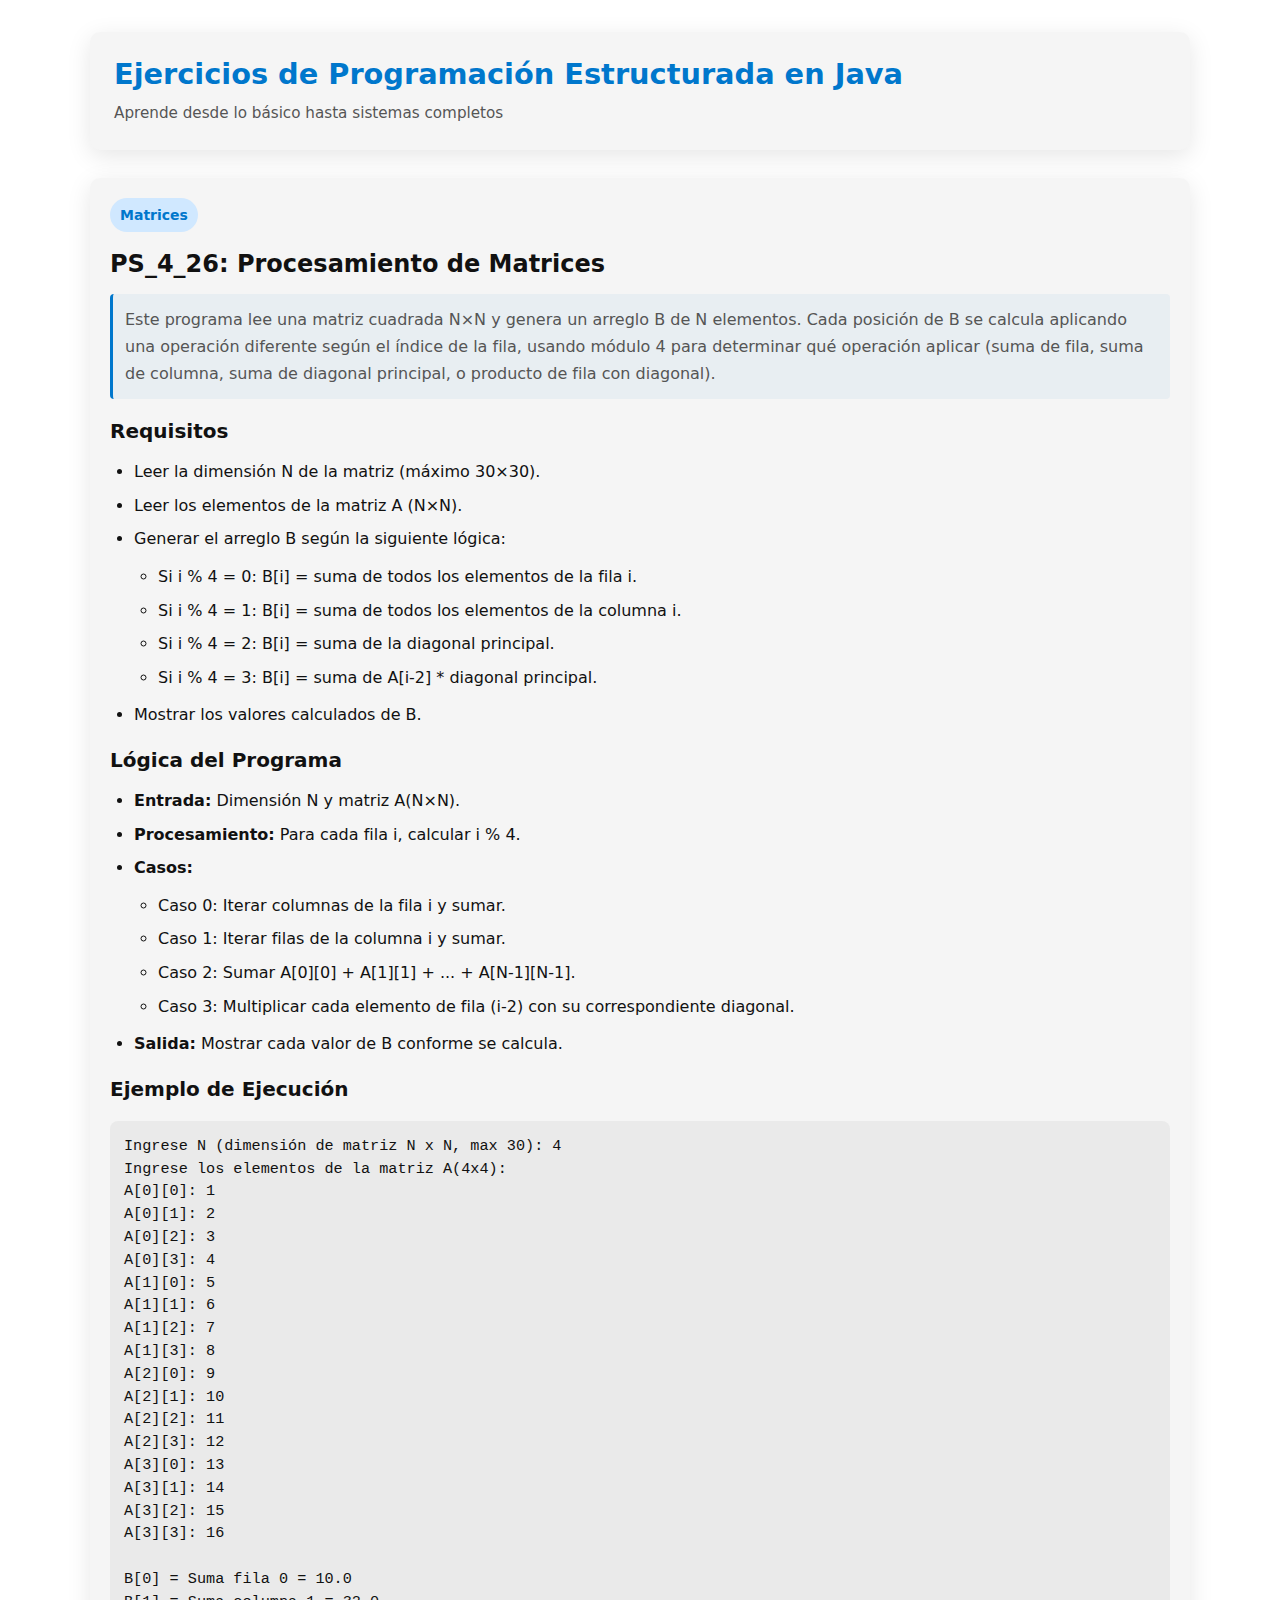
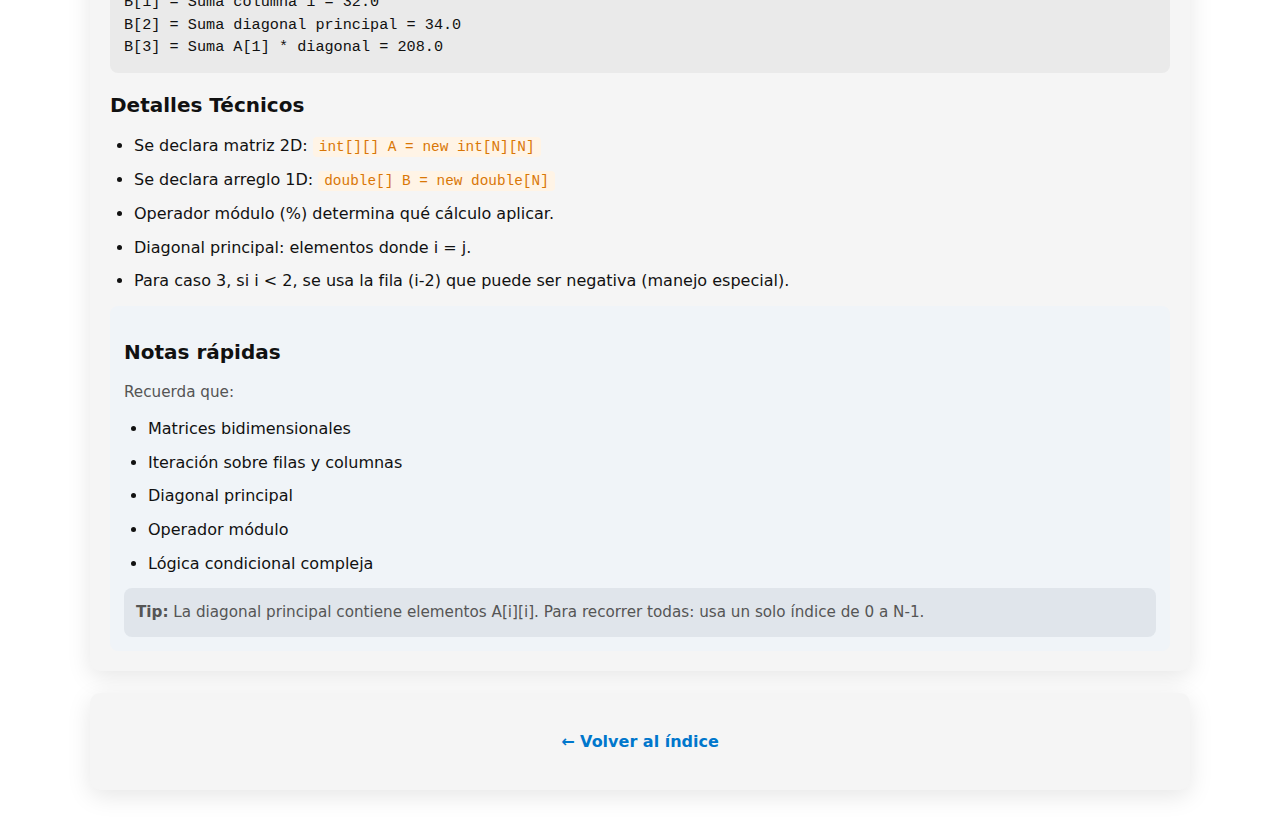
<file: docs/ps_4_26.html>
<!doctype html>
<html lang="es">
<head>
  <meta charset="utf-8">
  <meta name="viewport" content="width=device-width, initial-scale=1">
  <title>Ejercicios de Programación Estructurada - PS_4_26</title>
  <link rel="stylesheet" href="styles.css">
</head>
<body>
  <div class="container">
    <header class="page-header">
      <h1>Ejercicios de Programación Estructurada en Java</h1>
      <p class="subtitle">Aprende desde lo básico hasta sistemas completos</p>
    </header>

    <main class="exercises-main">
      <article class="exercise-card" aria-labelledby="exercise-title">
        <header class="exercise-header">
          <span class="exercise-badge">Matrices</span>
          <h2 id="exercise-title">PS_4_26: Procesamiento de Matrices</h2>
          
          <p class="exercise-description">
            Este programa lee una matriz cuadrada N×N y genera un arreglo B de N elementos. Cada 
            posición de B se calcula aplicando una operación diferente según el índice de la fila, 
            usando módulo 4 para determinar qué operación aplicar (suma de fila, suma de columna, 
            suma de diagonal principal, o producto de fila con diagonal).
          </p>
        </header>
        
        <div class="exercise-content">
          <section class="exercise-main">
            <h3>Requisitos</h3>
            <ul>
              <li>Leer la dimensión N de la matriz (máximo 30×30).</li>
              <li>Leer los elementos de la matriz A (N×N).</li>
              <li>Generar el arreglo B según la siguiente lógica:
                <ul>
                  <li>Si i % 4 = 0: B[i] = suma de todos los elementos de la fila i.</li>
                  <li>Si i % 4 = 1: B[i] = suma de todos los elementos de la columna i.</li>
                  <li>Si i % 4 = 2: B[i] = suma de la diagonal principal.</li>
                  <li>Si i % 4 = 3: B[i] = suma de A[i-2] * diagonal principal.</li>
                </ul>
              </li>
              <li>Mostrar los valores calculados de B.</li>
            </ul>
            
            <h3>Lógica del Programa</h3>
            <ul>
              <li><strong>Entrada:</strong> Dimensión N y matriz A(N×N).</li>
              <li><strong>Procesamiento:</strong> Para cada fila i, calcular i % 4.</li>
              <li><strong>Casos:</strong>
                <ul>
                  <li>Caso 0: Iterar columnas de la fila i y sumar.</li>
                  <li>Caso 1: Iterar filas de la columna i y sumar.</li>
                  <li>Caso 2: Sumar A[0][0] + A[1][1] + ... + A[N-1][N-1].</li>
                  <li>Caso 3: Multiplicar cada elemento de fila (i-2) con su correspondiente diagonal.</li>
                </ul>
              </li>
              <li><strong>Salida:</strong> Mostrar cada valor de B conforme se calcula.</li>
            </ul>

            <h3>Ejemplo de Ejecución</h3>
            <pre><code class="code-block">Ingrese N (dimensión de matriz N x N, max 30): 4
Ingrese los elementos de la matriz A(4x4):
A[0][0]: 1
A[0][1]: 2
A[0][2]: 3
A[0][3]: 4
A[1][0]: 5
A[1][1]: 6
A[1][2]: 7
A[1][3]: 8
A[2][0]: 9
A[2][1]: 10
A[2][2]: 11
A[2][3]: 12
A[3][0]: 13
A[3][1]: 14
A[3][2]: 15
A[3][3]: 16

B[0] = Suma fila 0 = 10.0
B[1] = Suma columna 1 = 32.0
B[2] = Suma diagonal principal = 34.0
B[3] = Suma A[1] * diagonal = 208.0</code></pre>

            <h3>Detalles Técnicos</h3>
            <ul>
              <li>Se declara matriz 2D: <code>int[][] A = new int[N][N]</code></li>
              <li>Se declara arreglo 1D: <code>double[] B = new double[N]</code></li>
              <li>Operador módulo (%) determina qué cálculo aplicar.</li>
              <li>Diagonal principal: elementos donde i = j.</li>
              <li>Para caso 3, si i < 2, se usa la fila (i-2) que puede ser negativa (manejo especial).</li>
            </ul>
          </section>
          
          <aside class="exercise-sidebar">
            <h3>Notas rápidas</h3>
            <p class="note-text">Recuerda que:</p>
            <ul>
              <li>Matrices bidimensionales</li>
              <li>Iteración sobre filas y columnas</li>
              <li>Diagonal principal</li>
              <li>Operador módulo</li>
              <li>Lógica condicional compleja</li>
            </ul>
            
            <div class="tip-box">
              <strong>Tip:</strong> La diagonal principal contiene elementos A[i][i]. 
              Para recorrer todas: usa un solo índice de 0 a N-1.
            </div>
          </aside>
        </div>
      </article>
    </main>

    <footer class="page-footer">
      <p><a href="index.html">← Volver al índice</a></p>
    </footer>
  </div>
</body>
</html>
</file>
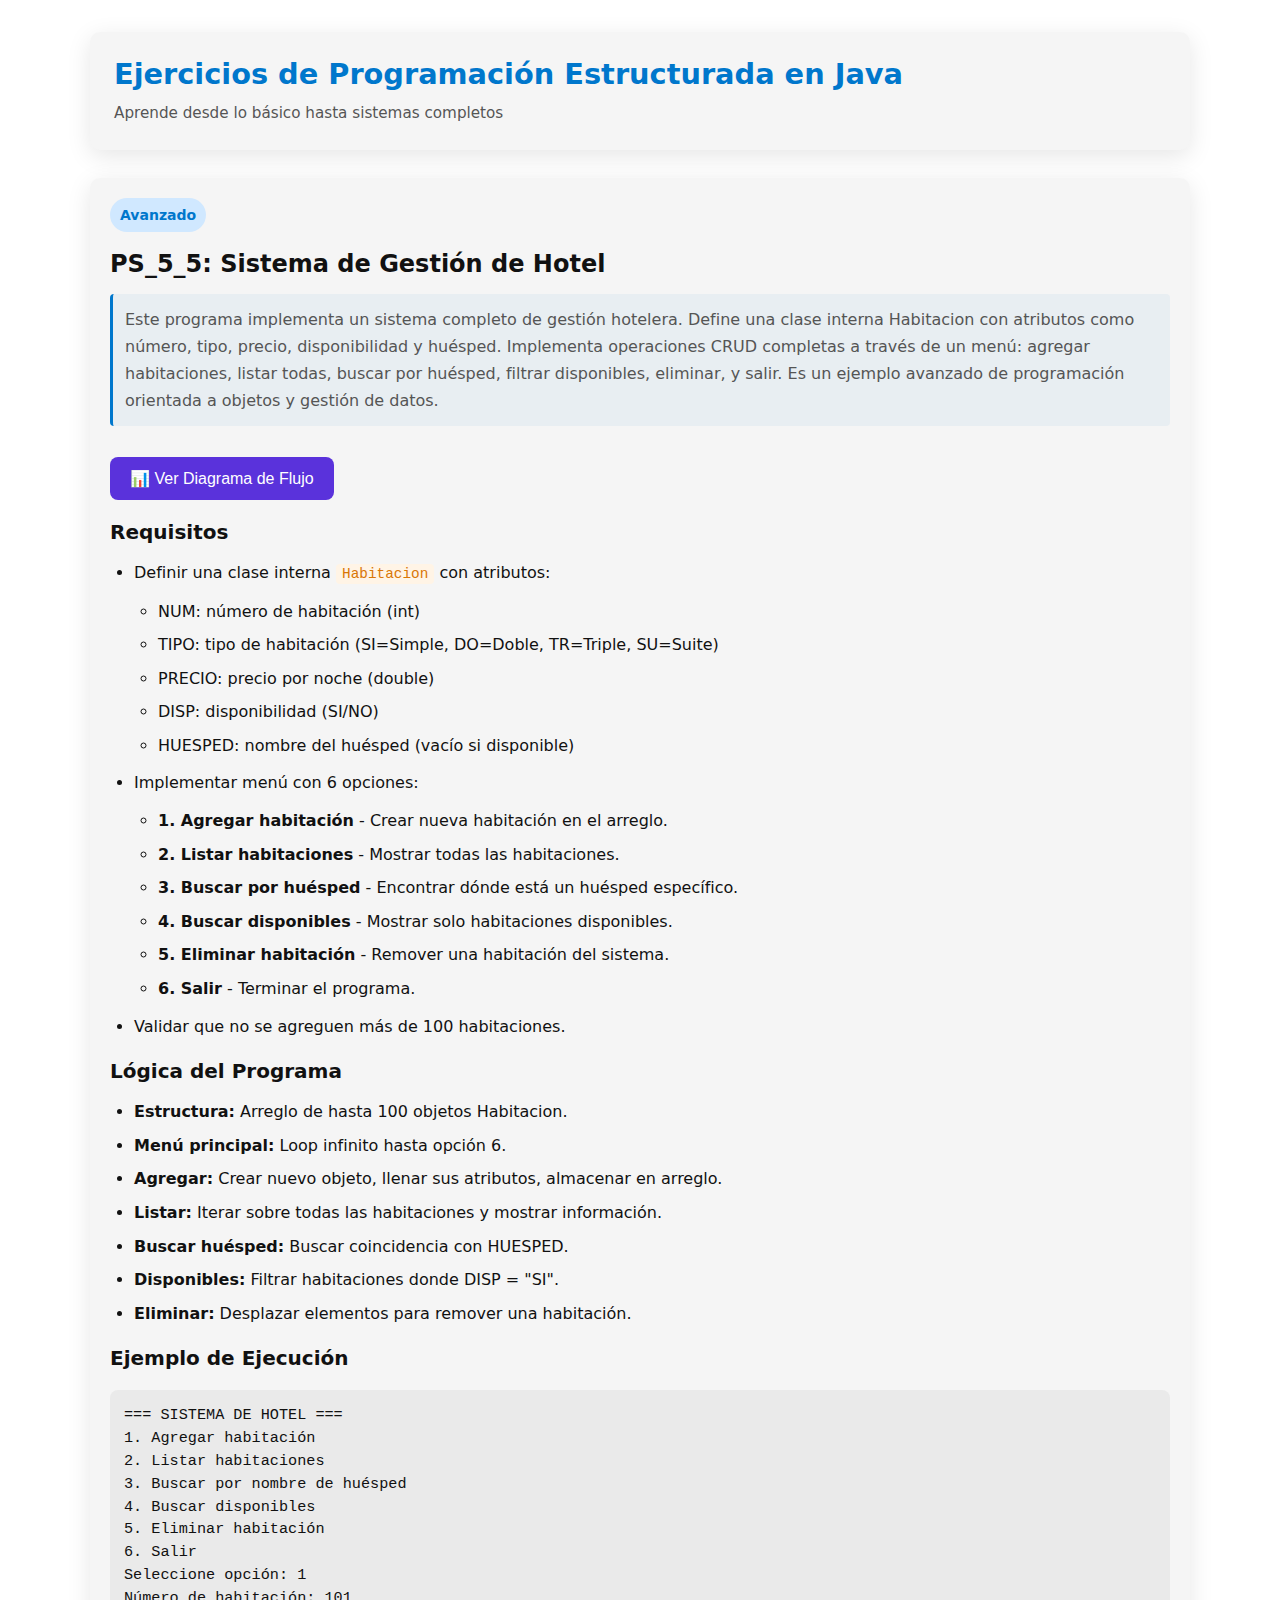
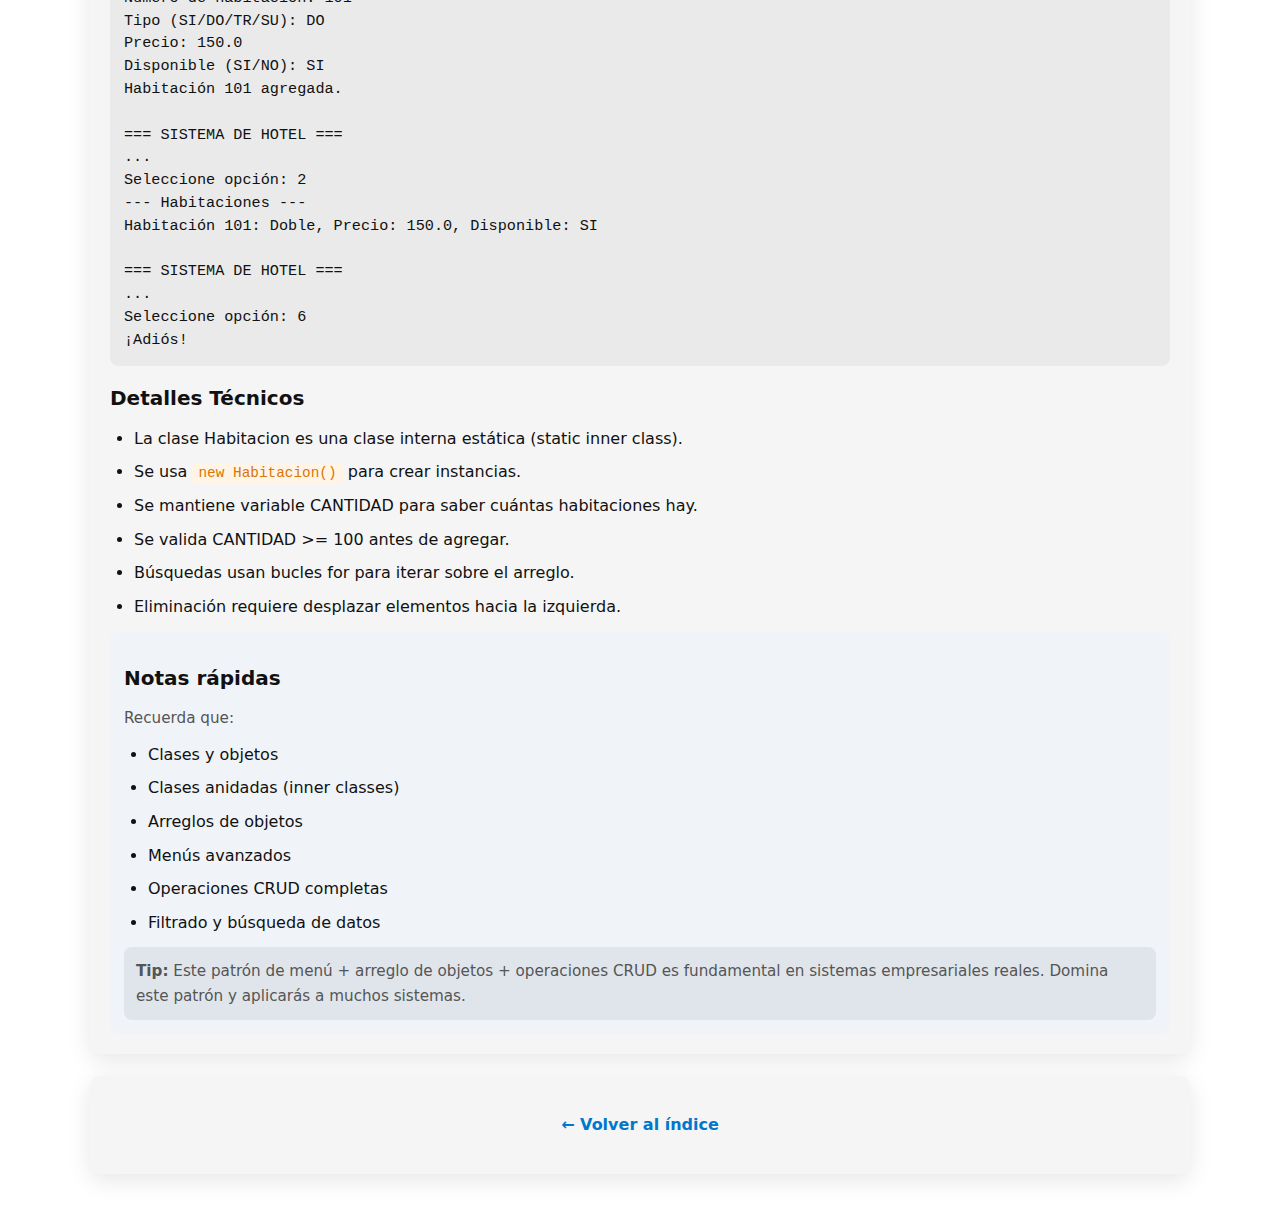
<file: docs/ps_5_5.html>
<!doctype html>
<html lang="es">
<head>
  <meta charset="utf-8">
  <meta name="viewport" content="width=device-width, initial-scale=1">
  <title>Ejercicios de Programación Estructurada - PS_5_5</title>
  <link rel="stylesheet" href="styles.css">
</head>
<script>
function openModal() {
  document.getElementById("diagramModal").style.display = "flex";
}

function closeModal() {
  document.getElementById("diagramModal").style.display = "none";
}

// Cerrar si hace clic fuera de la imagen
window.onclick = function(event) {
  const modal = document.getElementById("diagramModal");
  if (event.target === modal) {
    modal.style.display = "none";
  }
}
</script>
<body>
  <div class="container">
    <header class="page-header">
      <h1>Ejercicios de Programación Estructurada en Java</h1>
      <p class="subtitle">Aprende desde lo básico hasta sistemas completos</p>
    </header>

    <main class="exercises-main">
      <article class="exercise-card" aria-labelledby="exercise-title">
        <header class="exercise-header">
          <span class="exercise-badge">Avanzado</span>
          <h2 id="exercise-title">PS_5_5: Sistema de Gestión de Hotel</h2>
          
          <p class="exercise-description">
            Este programa implementa un sistema completo de gestión hotelera. Define una clase 
            interna Habitacion con atributos como número, tipo, precio, disponibilidad y huésped. 
            Implementa operaciones CRUD completas a través de un menú: agregar habitaciones, 
            listar todas, buscar por huésped, filtrar disponibles, eliminar, y salir. Es un 
            ejemplo avanzado de programación orientada a objetos y gestión de datos.
          </p>
        </header>
        </header>
           <button class="diagram-button" onclick="openModal()">
  📊 Ver Diagrama de Flujo
</button>
<!-- 🟣 Modal del Diagrama -->
<div id="diagramModal" class="modal">
  <span class="close" onclick="closeModal()">&times;</span>

  <div class="modal-content">
      <img id="diagramImage" src="../Diagramas/DiagramaPS_5_5.png" alt="Diagrama de Flujo">
  </div>
</div>
        <div class="exercise-content">
          <section class="exercise-main">
            <h3>Requisitos</h3>
            <ul>
              <li>Definir una clase interna <code>Habitacion</code> con atributos:
                <ul>
                  <li>NUM: número de habitación (int)</li>
                  <li>TIPO: tipo de habitación (SI=Simple, DO=Doble, TR=Triple, SU=Suite)</li>
                  <li>PRECIO: precio por noche (double)</li>
                  <li>DISP: disponibilidad (SI/NO)</li>
                  <li>HUESPED: nombre del huésped (vacío si disponible)</li>
                </ul>
              </li>
              <li>Implementar menú con 6 opciones:
                <ul>
                  <li><strong>1. Agregar habitación</strong> - Crear nueva habitación en el arreglo.</li>
                  <li><strong>2. Listar habitaciones</strong> - Mostrar todas las habitaciones.</li>
                  <li><strong>3. Buscar por huésped</strong> - Encontrar dónde está un huésped específico.</li>
                  <li><strong>4. Buscar disponibles</strong> - Mostrar solo habitaciones disponibles.</li>
                  <li><strong>5. Eliminar habitación</strong> - Remover una habitación del sistema.</li>
                  <li><strong>6. Salir</strong> - Terminar el programa.</li>
                </ul>
              </li>
              <li>Validar que no se agreguen más de 100 habitaciones.</li>
            </ul>
            
            <h3>Lógica del Programa</h3>
            <ul>
              <li><strong>Estructura:</strong> Arreglo de hasta 100 objetos Habitacion.</li>
              <li><strong>Menú principal:</strong> Loop infinito hasta opción 6.</li>
              <li><strong>Agregar:</strong> Crear nuevo objeto, llenar sus atributos, almacenar en arreglo.</li>
              <li><strong>Listar:</strong> Iterar sobre todas las habitaciones y mostrar información.</li>
              <li><strong>Buscar huésped:</strong> Buscar coincidencia con HUESPED.</li>
              <li><strong>Disponibles:</strong> Filtrar habitaciones donde DISP = "SI".</li>
              <li><strong>Eliminar:</strong> Desplazar elementos para remover una habitación.</li>
            </ul>

            <h3>Ejemplo de Ejecución</h3>
            <pre><code class="code-block">=== SISTEMA DE HOTEL ===
1. Agregar habitación
2. Listar habitaciones
3. Buscar por nombre de huésped
4. Buscar disponibles
5. Eliminar habitación
6. Salir
Seleccione opción: 1
Número de habitación: 101
Tipo (SI/DO/TR/SU): DO
Precio: 150.0
Disponible (SI/NO): SI
Habitación 101 agregada.

=== SISTEMA DE HOTEL ===
...
Seleccione opción: 2
--- Habitaciones ---
Habitación 101: Doble, Precio: 150.0, Disponible: SI

=== SISTEMA DE HOTEL ===
...
Seleccione opción: 6
¡Adiós!</code></pre>

            <h3>Detalles Técnicos</h3>
            <ul>
              <li>La clase Habitacion es una clase interna estática (static inner class).</li>
              <li>Se usa <code>new Habitacion()</code> para crear instancias.</li>
              <li>Se mantiene variable CANTIDAD para saber cuántas habitaciones hay.</li>
              <li>Se valida CANTIDAD >= 100 antes de agregar.</li>
              <li>Búsquedas usan bucles for para iterar sobre el arreglo.</li>
              <li>Eliminación requiere desplazar elementos hacia la izquierda.</li>
            </ul>
          </section>
          
          <aside class="exercise-sidebar">
            <h3>Notas rápidas</h3>
            <p class="note-text">Recuerda que:</p>
            <ul>
              <li>Clases y objetos</li>
              <li>Clases anidadas (inner classes)</li>
              <li>Arreglos de objetos</li>
              <li>Menús avanzados</li>
              <li>Operaciones CRUD completas</li>
              <li>Filtrado y búsqueda de datos</li>
            </ul>
            
            <div class="tip-box">
              <strong>Tip:</strong> Este patrón de menú + arreglo de objetos + operaciones CRUD 
              es fundamental en sistemas empresariales reales. Domina este patrón y aplicarás 
              a muchos sistemas.
            </div>
          </aside>
        </div>
      </article>
    </main>

    <footer class="page-footer">
      <p><a href="index.html">← Volver al índice</a></p>
    </footer>
  </div>
</body>
</html>
</file>
<file: docs/styles.css>
/* ==========================================
   el styles.css que me diste agregaselo a este sin cambiar nada de la estructutaVariables CSS 
   ========================================== */
:root {
  --color-primary: #0077cc;
  --color-text: #111;
  --color-text-light: #555;
  --color-bg-card: #f5f5f5;
  --color-bg-sidebar: #f0f4f8;
  --color-bg-code: #eaeaea;
  --color-bg-example: #e0e5eb;
  --color-bg-pill: #d0e8ff;
  --color-code-inline: #d97706;
  --color-code-inline-bg: #fff4e6;
  --spacing-xs: 4px;
  --spacing-sm: 8px;
  --spacing-md: 12px;
  --spacing-lg: 16px;
  --spacing-xl: 20px;
  --spacing-2xl: 24px;
  --border-radius-sm: 6px;
  --border-radius-md: 8px;
  --border-radius-lg: 10px;
  --shadow-card: 0 6px 24px rgba(0, 0, 0, 0.1);
}

/* ==========================================
   Reset & Base Styles
   ========================================== */
* {
  -webkit-tap-highlight-color: rgba(0, 119, 204, 0.1);
}

body {
  font-family: Inter, ui-sans-serif, system-ui, -apple-system, "Segoe UI", Roboto, "Helvetica Neue", Arial, sans-serif;
  background: white;
  color: var(--color-text);
  margin: 0;
  padding: var(--spacing-lg);
  font-size: 16px;
  line-height: 1.6;
}

@media (min-width: 768px) {
  body {
    padding: 32px;
  }
}

/* ==========================================
   Container
   ========================================== */
.container {
  max-width: 100%;
  margin: 0 auto;
}

@media (min-width: 768px) {
  .container {
    max-width: 1100px;
  }
}

/* ==========================================
   Page Header
   ========================================== */
.page-header {
  background: var(--color-bg-card);
  padding: var(--spacing-xl);
  border-radius: var(--border-radius-lg);
  box-shadow: var(--shadow-card);
  margin-bottom: var(--spacing-xl);
}

@media (min-width: 768px) {
  .page-header {
    padding: var(--spacing-2xl);
    margin-bottom: 28px;
  }
}

.page-header h1 {
  margin: 0 0 var(--spacing-sm);
  font-size: 1.5rem;
  color: var(--color-primary);
  line-height: 1.3;
}

@media (min-width: 768px) {
  .page-header h1 {
    font-size: 1.8rem;
  }
}

.subtitle {
  margin: 0;
  color: var(--color-text-light);
  font-size: 0.95rem;
}

/* ==========================================
   Navigation
   ========================================== */
.exercises-nav {
  display: flex;
  flex-wrap: wrap;
  gap: var(--spacing-sm);
  margin-bottom: var(--spacing-xl);
  position: sticky;
  top: 0;
  background: white;
  z-index: 10;
  padding: var(--spacing-md) 0;
  border-bottom: 1px solid var(--color-bg-example);
}

@media (min-width: 768px) {
  .exercises-nav {
    margin-bottom: 28px;
  }
}

.nav-link {
  display: inline-flex;
  align-items: center;
  min-height: 44px;
  padding: 10px 14px;
  text-decoration: none;
  color: var(--color-primary);
  font-weight: 600;
  font-size: 0.9rem;
  background: var(--color-bg-example);
  border-radius: var(--border-radius-sm);
  transition: all 0.2s ease;
}

@media (min-width: 768px) {
  .nav-link {
    font-size: 1rem;
    background: transparent;
  }
}

.nav-link:hover {
  text-decoration: underline;
  opacity: 0.8;
}

.nav-link:active {
  opacity: 0.7;
}

/* ==========================================
   Exercise Cards
   ========================================== */
.exercise-card {
  background: var(--color-bg-card);
  padding: var(--spacing-lg);
  border-radius: var(--border-radius-lg);
  box-shadow: var(--shadow-card);
  margin-bottom: var(--spacing-xl);
}

@media (min-width: 768px) {
  .exercise-card {
    padding: var(--spacing-xl);
    margin-bottom: 22px;
  }
}

.exercise-header {
  margin-bottom: var(--spacing-lg);
}

.exercise-description {
  margin: var(--spacing-md) 0 0;
  padding: var(--spacing-md);
  background: rgba(0, 119, 204, 0.05);
  border-left: 3px solid var(--color-primary);
  border-radius: 4px;
  color: var(--color-text-light);
  font-size: 0.95rem;
  line-height: 1.7;
}

@media (min-width: 768px) {
  .exercise-description {
    font-size: 1rem;
  }
}

.exercise-badge {
  display: inline-block;
  padding: 6px 10px;
  border-radius: 999px;
  background: var(--color-bg-pill);
  color: var(--color-primary);
  font-weight: 600;
  font-size: 0.8rem;
  margin-bottom: var(--spacing-sm);
}

@media (min-width: 768px) {
  .exercise-badge {
    font-size: 0.875rem;
  }
}

h2 {
  margin: var(--spacing-sm) 0 var(--spacing-md);
  color: var(--color-text);
  font-size: 1.25rem;
  line-height: 1.4;
}

@media (min-width: 768px) {
  h2 {
    font-size: 1.5rem;
  }
}

h3 {
  margin: var(--spacing-lg) 0 var(--spacing-md);
  color: var(--color-text);
  font-size: 1.1rem;
}

@media (min-width: 768px) {
  h3 {
    font-size: 1.25rem;
  }
}

/* ==========================================
   Exercise Content Grid
   ========================================== */
.modal-content img {
  width: 100%;
  height: auto;
  max-height: 90vh;
  object-fit: contain;
}
.modal-content {
  max-height: 90vh;
  overflow: auto;
}


@media (min-width: 900px) {
  .exercise-content {
    grid-template-columns: 1fr 340px;
    gap: 18px;
  }
}

/* En móviles, mostrar sidebar primero */
@media (max-width: 899px) {
  .exercise-content {
    display: flex;
    flex-direction: column;
  }
  
  .exercise-sidebar {
    order: -1;
  }
}

.exercise-main {
  min-width: 0; /* Permite que el contenido se ajuste */
}

/* ==========================================
   Sidebar
   ========================================== */
.exercise-sidebar {
  background: var(--color-bg-sidebar);
  padding: var(--spacing-md);
  border-radius: var(--border-radius-md);
}

@media (min-width: 768px) {
  .exercise-sidebar {
    padding: 14px;
  }
}

.note-text {
  font-size: 0.95rem;
  color: var(--color-text-light);
  margin: 0 0 var(--spacing-md);
}

.tip-box {
  background: var(--color-bg-example);
  padding: var(--spacing-md);
  border-radius: var(--border-radius-md);
  color: var(--color-text-light);
  font-size: 0.95rem;
  margin-top: var(--spacing-md);
}

/* ==========================================
   Lists
   ========================================== */
ul {
  padding-left: 20px;
  margin: var(--spacing-md) 0;
}

@media (min-width: 768px) {
  ul {
    padding-left: 24px;
  }
}

li {
  margin-bottom: var(--spacing-sm);
  line-height: 1.6;
}

/* ==========================================
   Code Blocks
   ========================================== */
code {
  background: var(--color-code-inline-bg);
  padding: 2px 6px;
  border-radius: 4px;
  font-size: 0.9em;
  font-family: Menlo, Monaco, 'Courier New', monospace;
  word-break: break-word;
  color: var(--color-code-inline);
  font-weight: 500;
}

pre {
  margin: var(--spacing-lg) 0;
}

.code-block {
  display: block;
  background: var(--color-bg-code);
  padding: var(--spacing-md);
  border-radius: var(--border-radius-md);
  overflow-x: auto;
  overflow-y: hidden;
  color: var(--color-text);
  font-family: Menlo, Monaco, 'Courier New', monospace;
  font-size: 0.85rem;
  line-height: 1.5;
  white-space: pre;
  word-wrap: normal;
  -webkit-overflow-scrolling: touch;
}

@media (min-width: 768px) {
  .code-block {
    font-size: 0.95rem;
    padding: 14px;
  }
}

/* ==========================================
   Footer
   ========================================== */
.page-footer {
  background: var(--color-bg-card);
  padding: var(--spacing-lg);
  border-radius: var(--border-radius-lg);
  box-shadow: var(--shadow-card);
  margin-top: var(--spacing-xl);
  text-align: center;
}

@media (min-width: 768px) {
  .page-footer {
    padding: var(--spacing-xl);
  }
}

.page-footer a {
  color: var(--color-primary);
  text-decoration: none;
  font-weight: 600;
}

.page-footer a:hover {
  text-decoration: underline;
}

.page-footer a:active {
  opacity: 0.7;
}

/* ==========================================
   Responsive: Dispositivos muy pequeños
   ========================================== */
@media (max-width: 380px) {
  body {
    padding: var(--spacing-md);
    font-size: 15px;
  }
  
  .page-header h1 {
    font-size: 1.3rem;
  }
  
  .exercise-badge {
    font-size: 0.75rem;
    padding: 4px 8px;
  }
  
  h2 {
    font-size: 1.1rem;
  }
  
  .code-block {
    font-size: 0.8rem;
  }
}

/* ==========================================
   🔵 Estilos para el botón y modal del diagrama
   ========================================== */

/* Botón para abrir el diagrama */
.diagram-button {
  background-color: #5a32db;
  color: white;
  border: none;
  padding: 12px 20px;
  font-size: 16px;
  border-radius: 8px;
  cursor: pointer;
  transition: 0.2s;
  margin-top: 15px;
}

.diagram-button:hover {
  background-color: #7a52ff;
}

/* Fondo oscuro del modal */
.modal {
  display: none;
  position: fixed;
  z-index: 9999;
  left: 0;
  top: 0;
  width: 100%;
  height: 100%;
  background: rgba(0, 0, 0, 0.75);
  backdrop-filter: blur(4px);
  justify-content: center;
  align-items: center;
}

/* Contenedor del contenido del modal */
.modal-content {
  background: white;
  padding: 10px;
  border-radius: 12px;
  max-width: 80%;
  max-height: 90%;
  animation: fadeIn 0.3s ease;
}

/* Imagen del diagrama dentro del modal */
.modal-content img {
  width: 100%;
  height: auto;
  border-radius: 10px;
}

/* Botón de cierre (X) */
.close {
  color: white;
  position: absolute;
  top: 20px;
  right: 40px;
  font-size: 40px;
  font-weight: bold;
  cursor: pointer;
  transition: color 0.2s;
}

.close:hover {
  color: #ff6666;
}

/* Animación del modal */
@keyframes fadeIn {
  from { opacity: 0; transform: scale(0.9); }
  to   { opacity: 1; transform: scale(1); }
}
</file>
